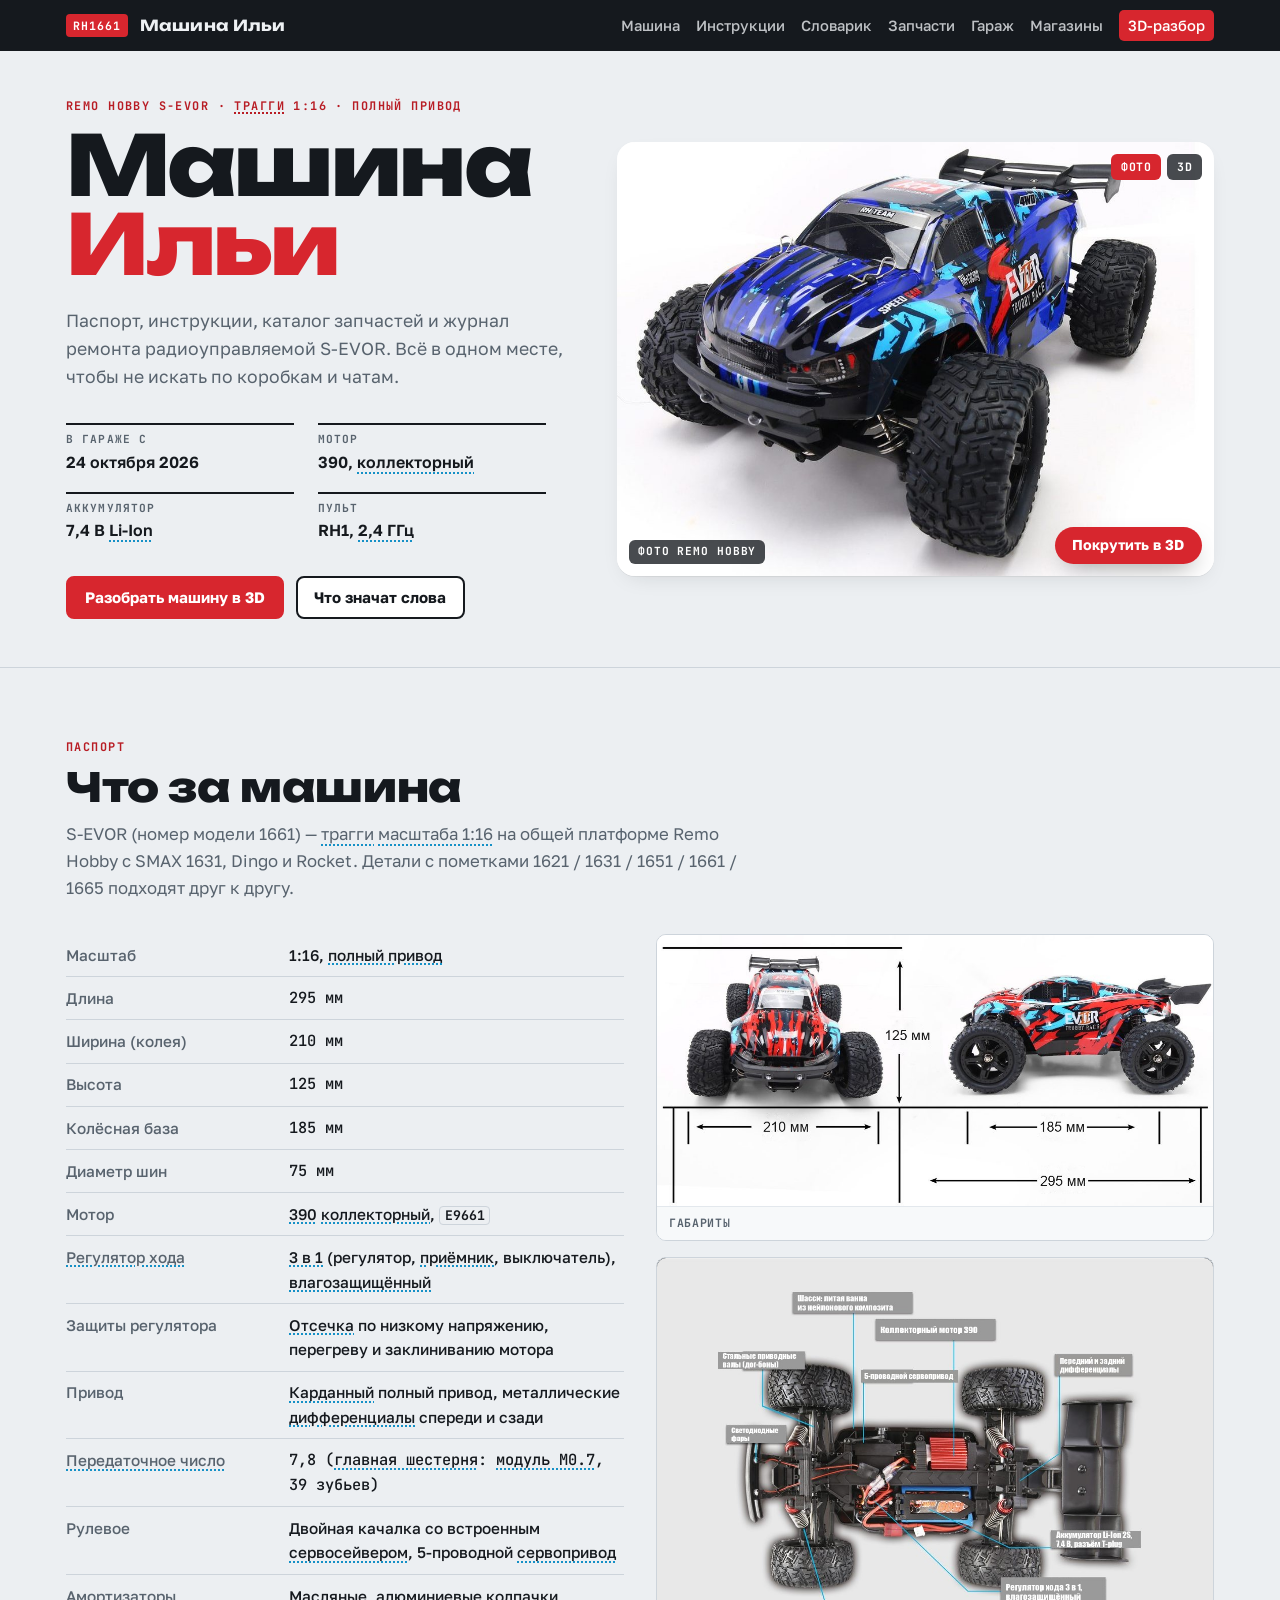
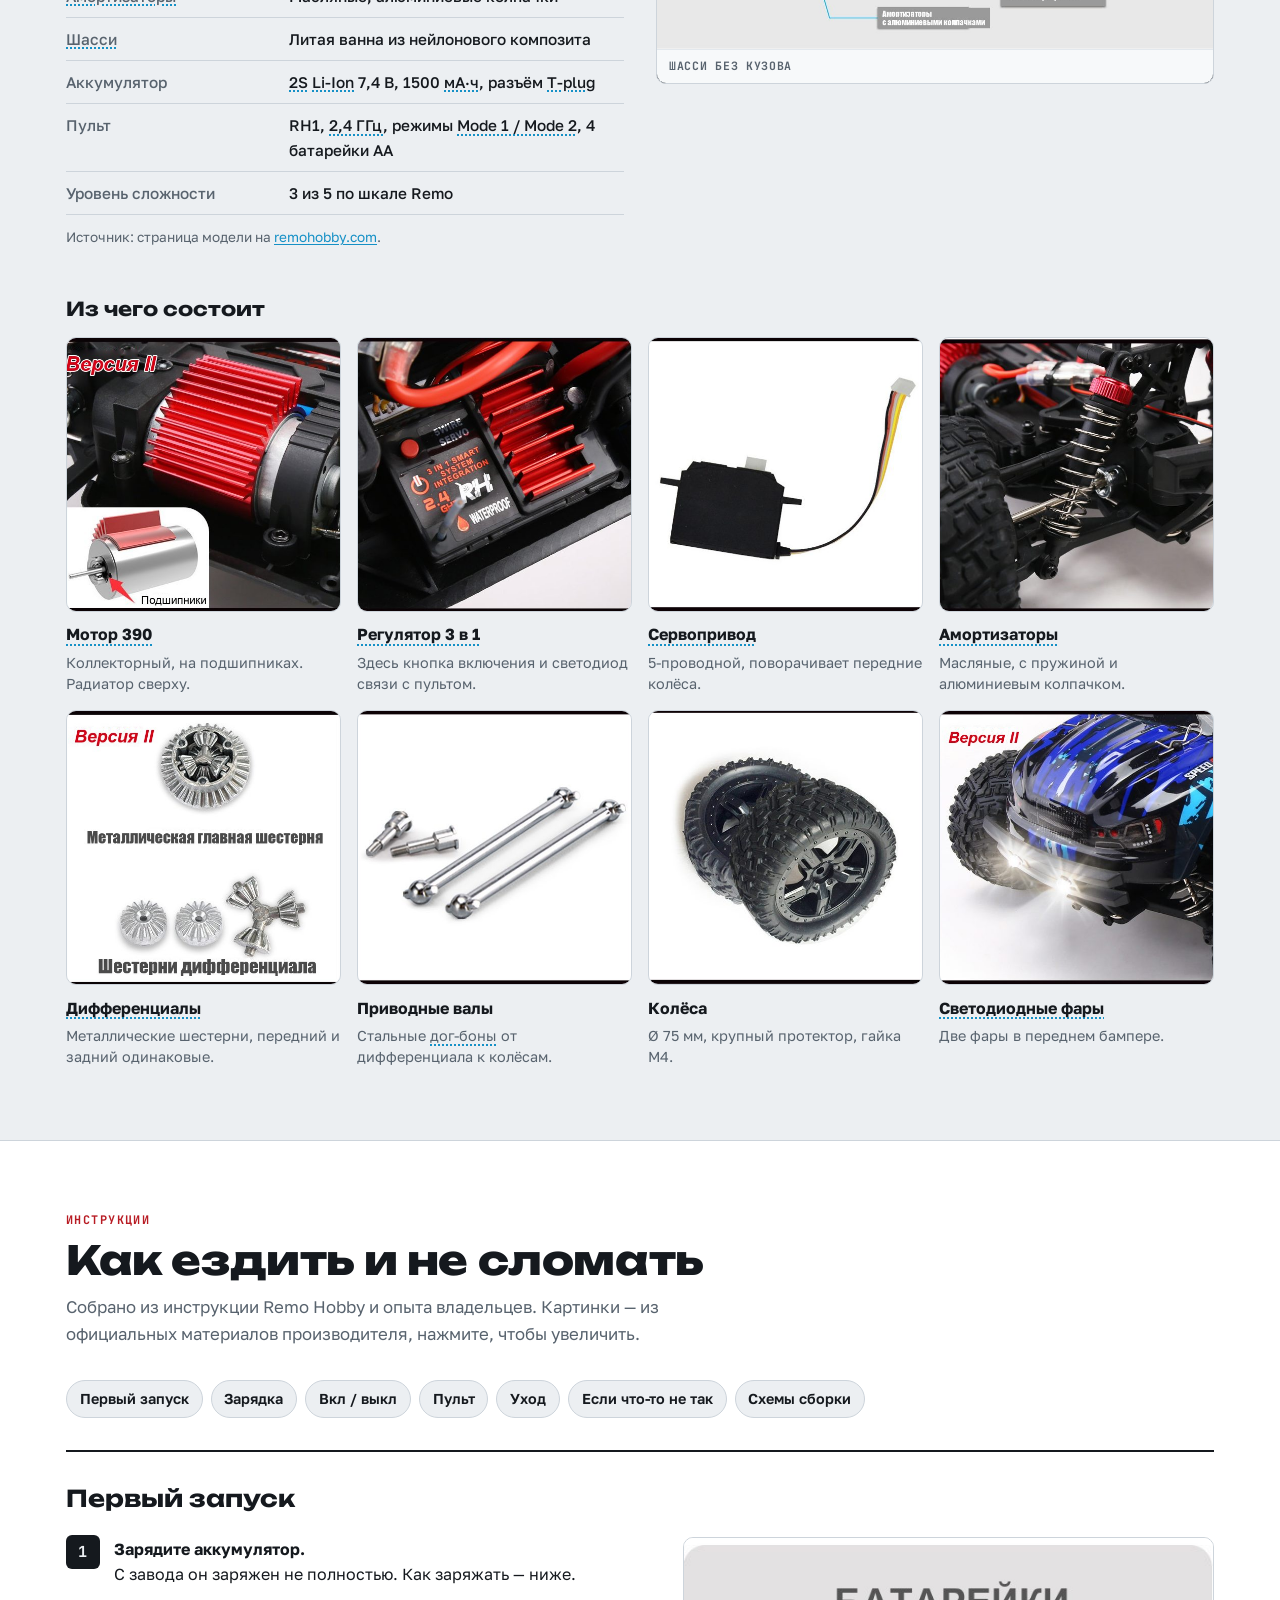
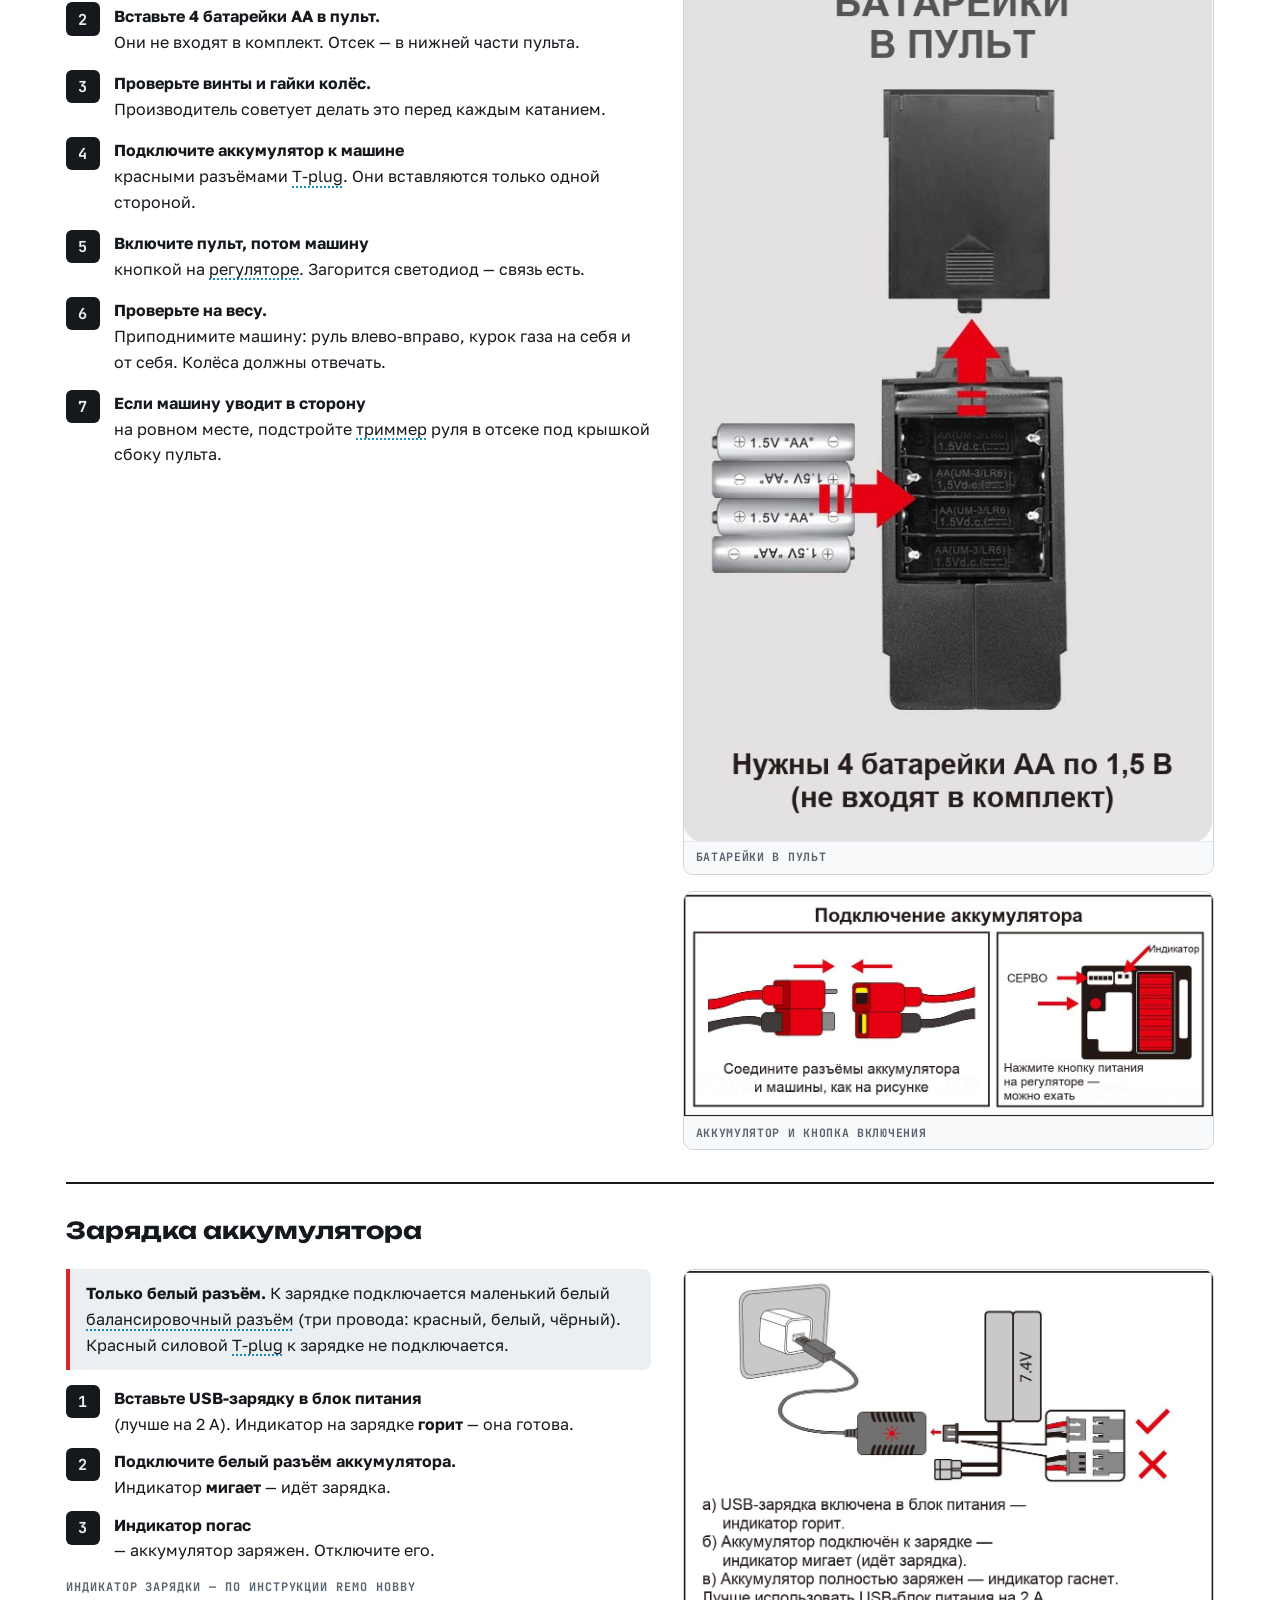
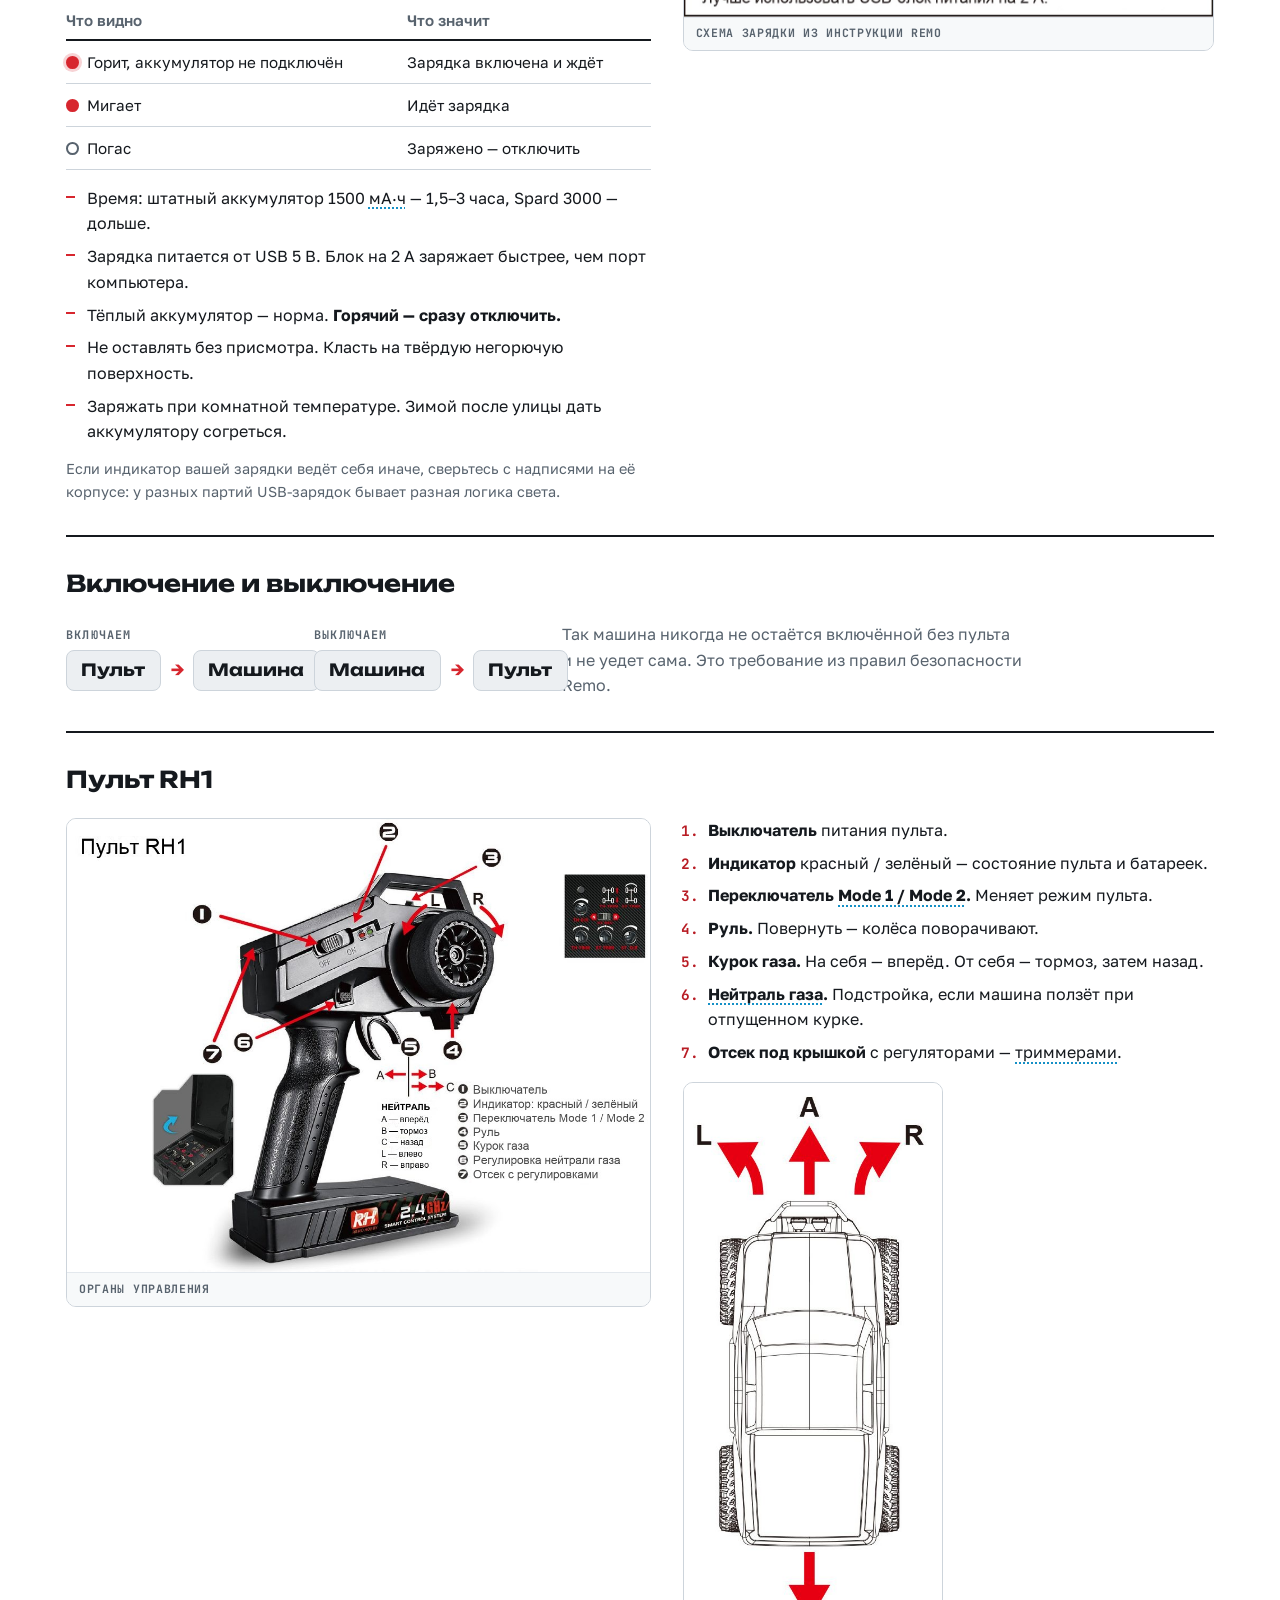
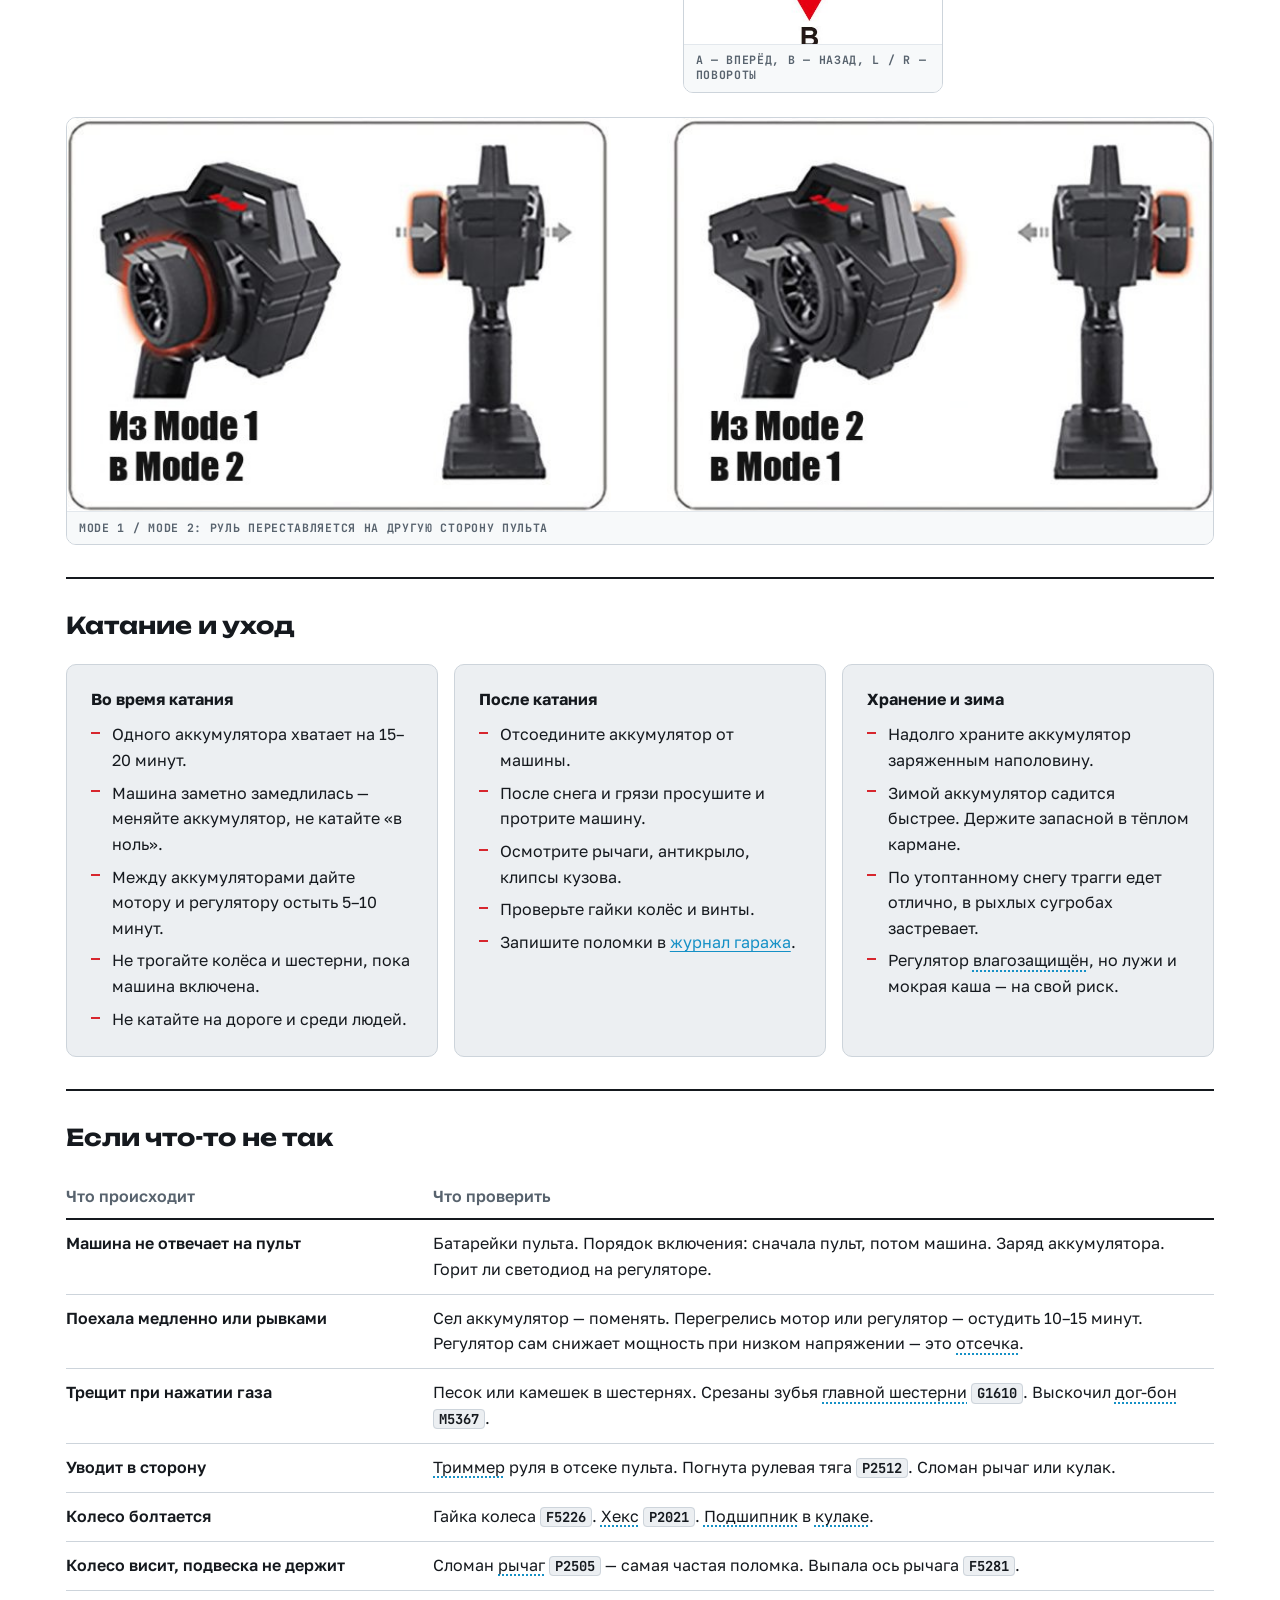
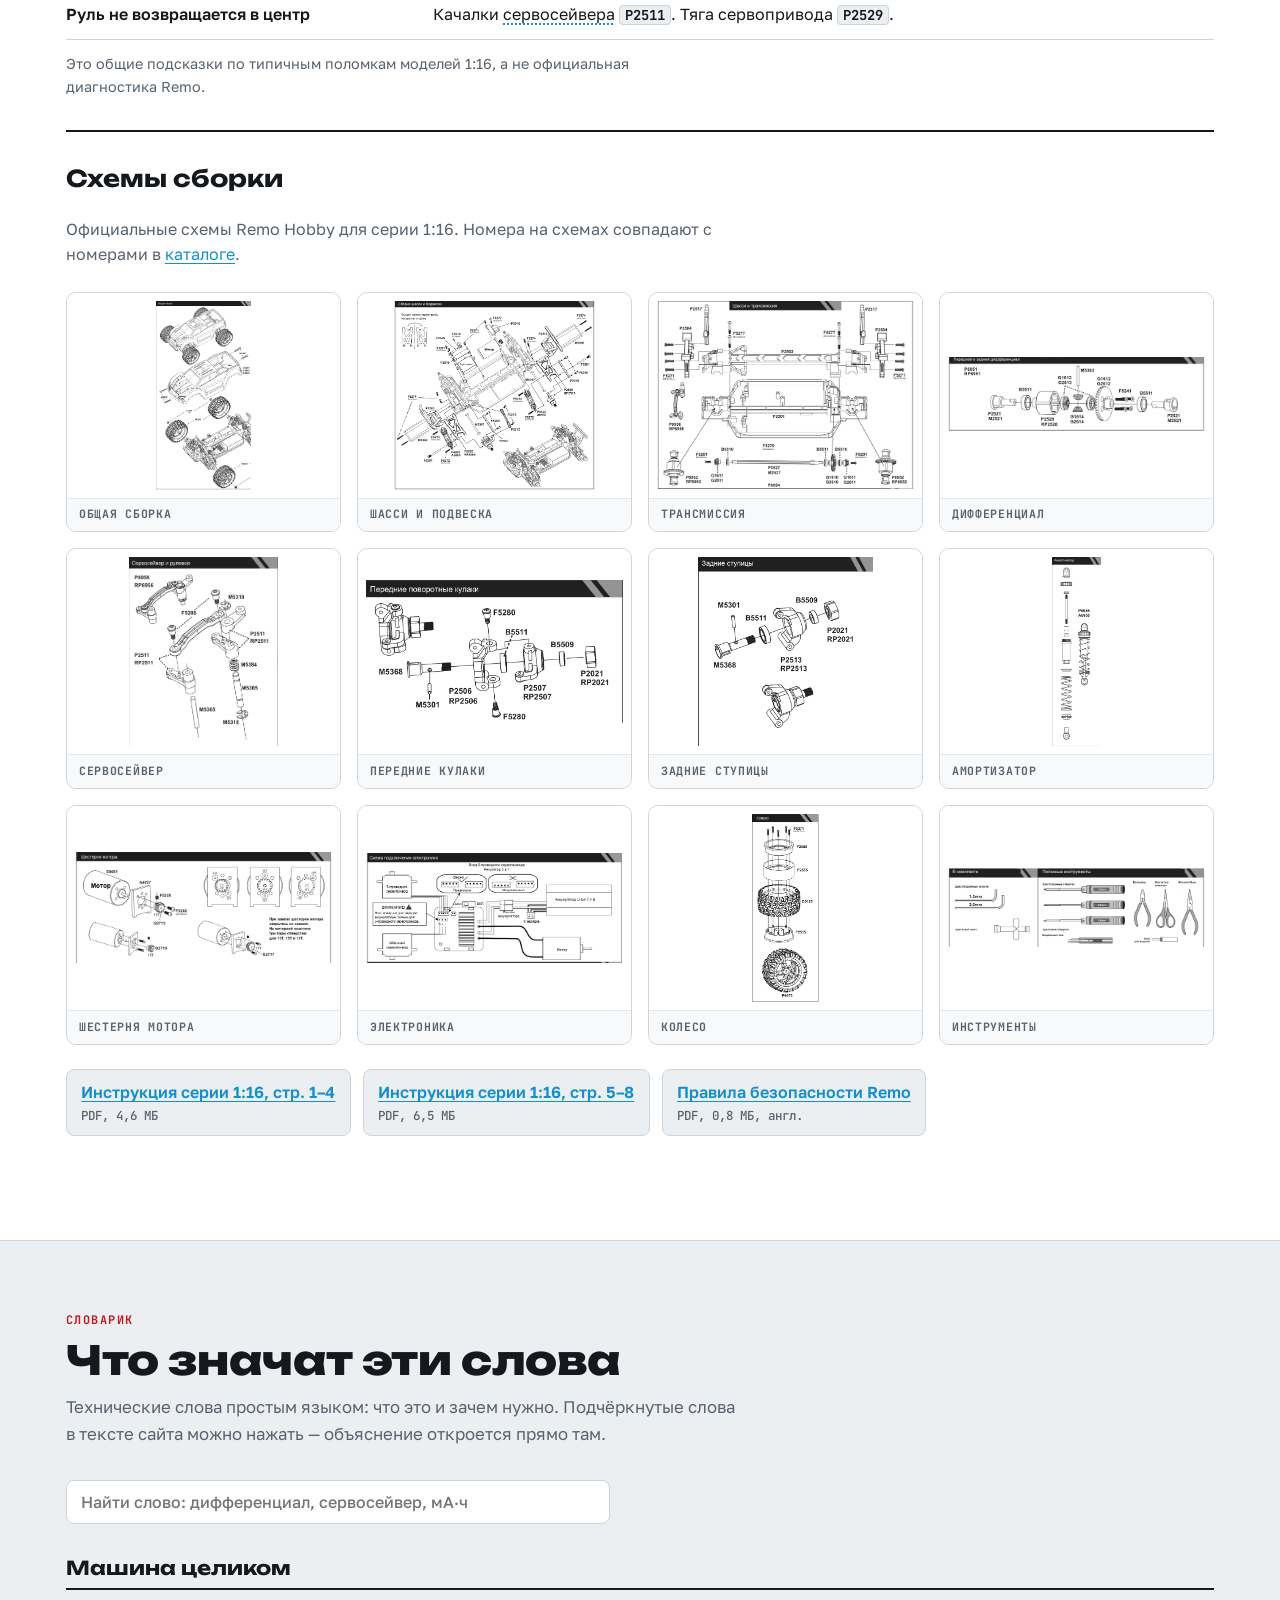
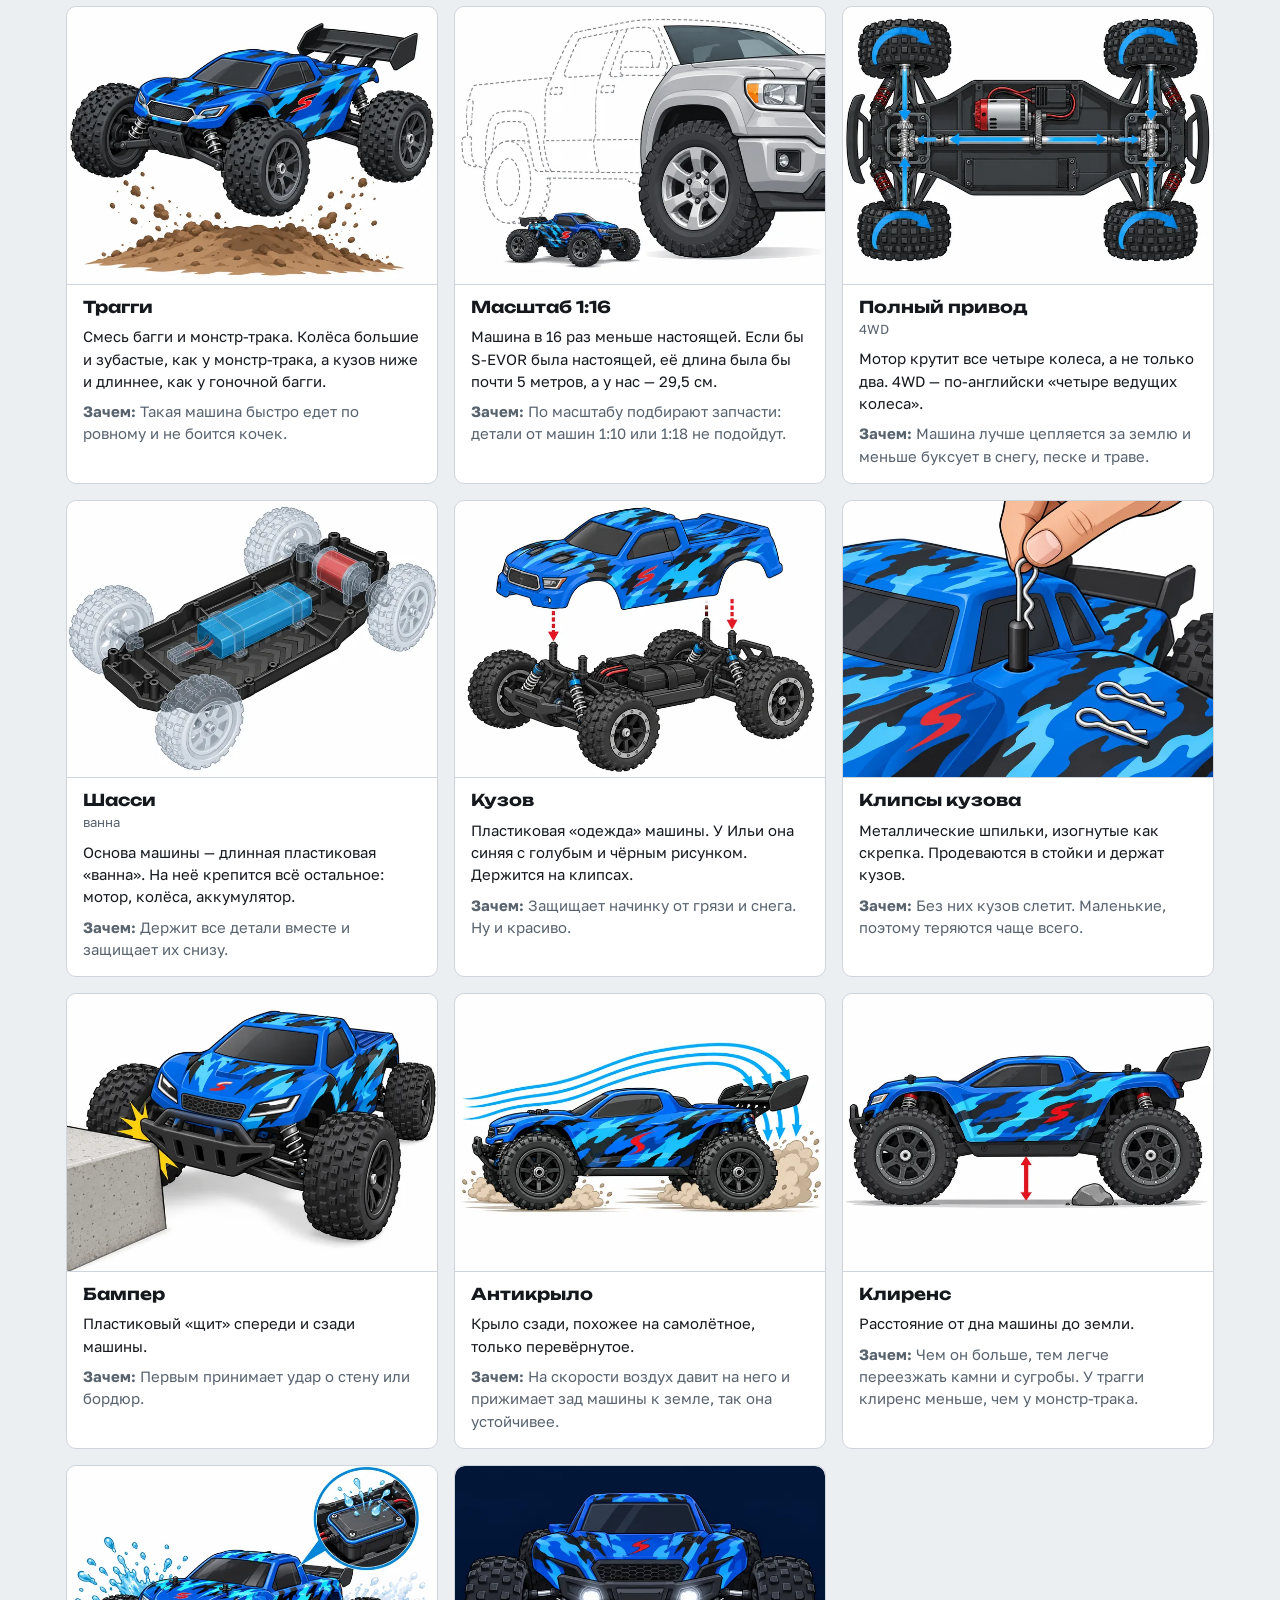
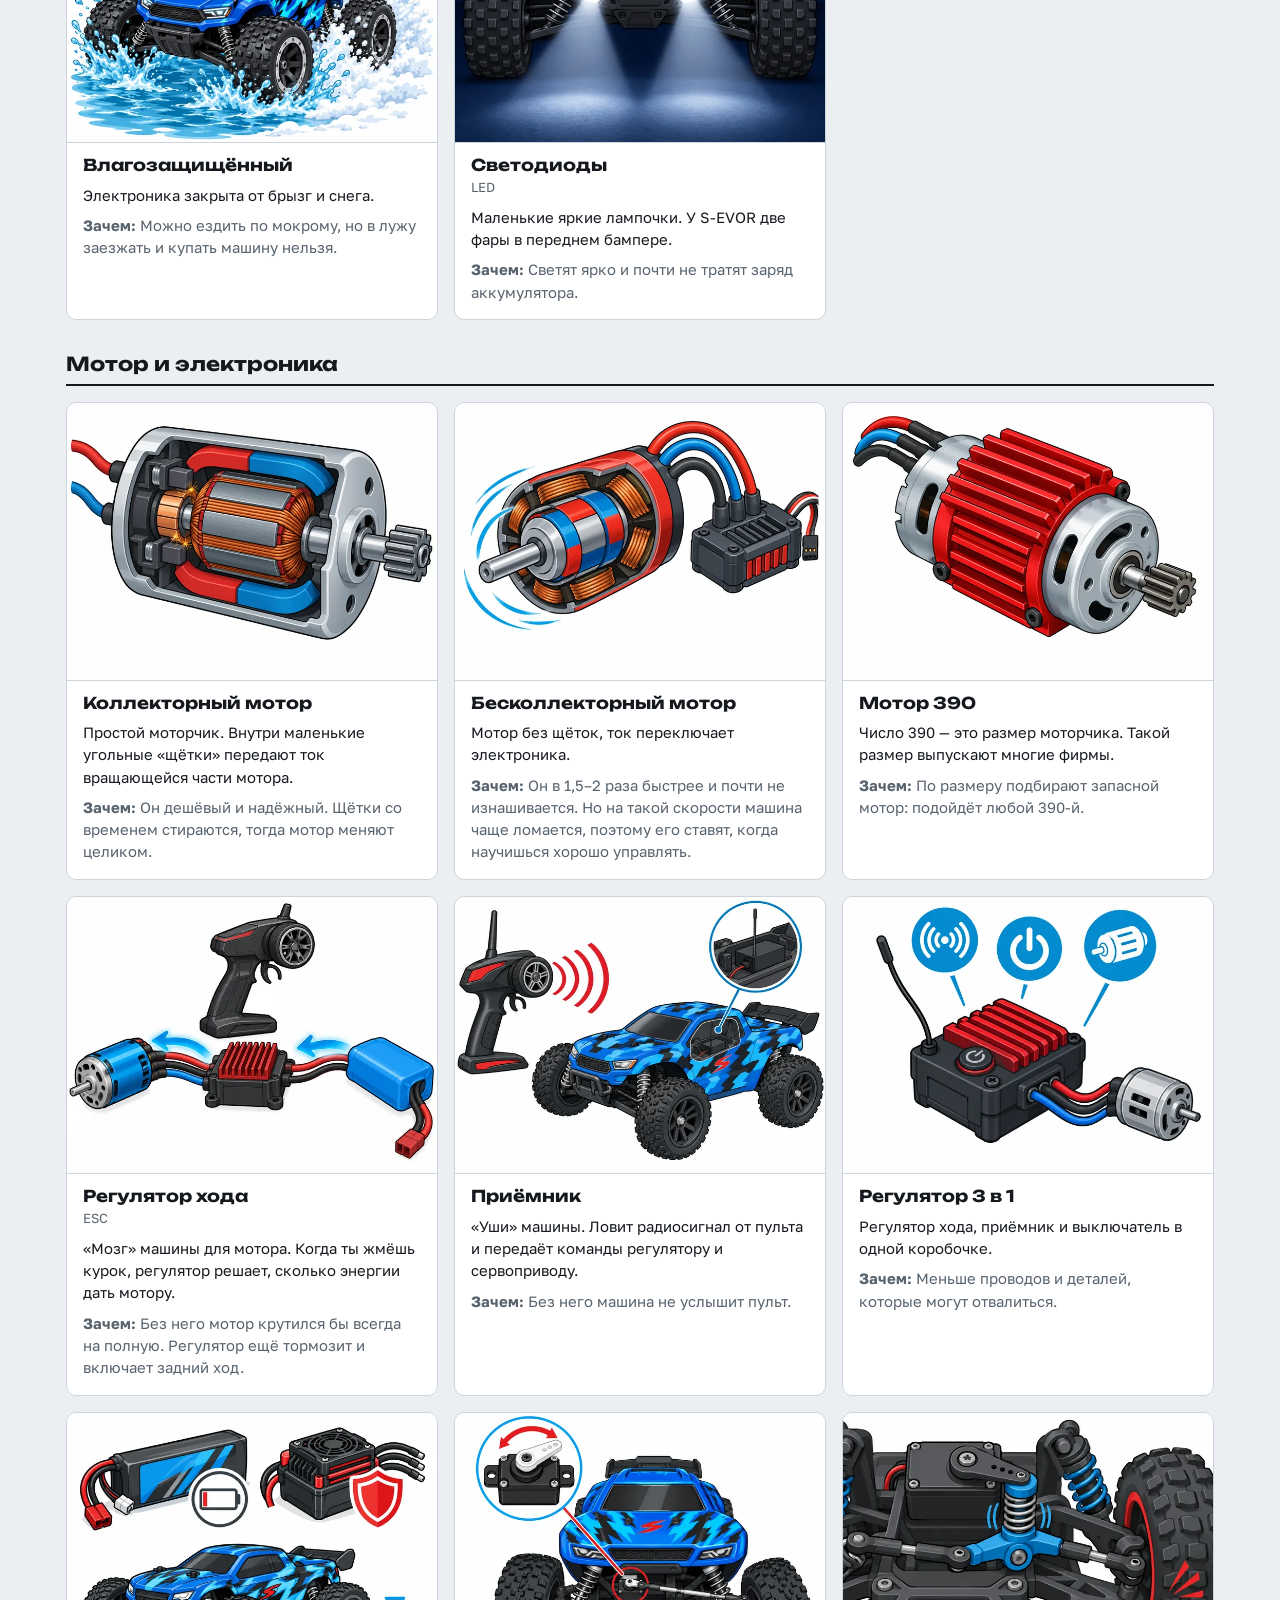
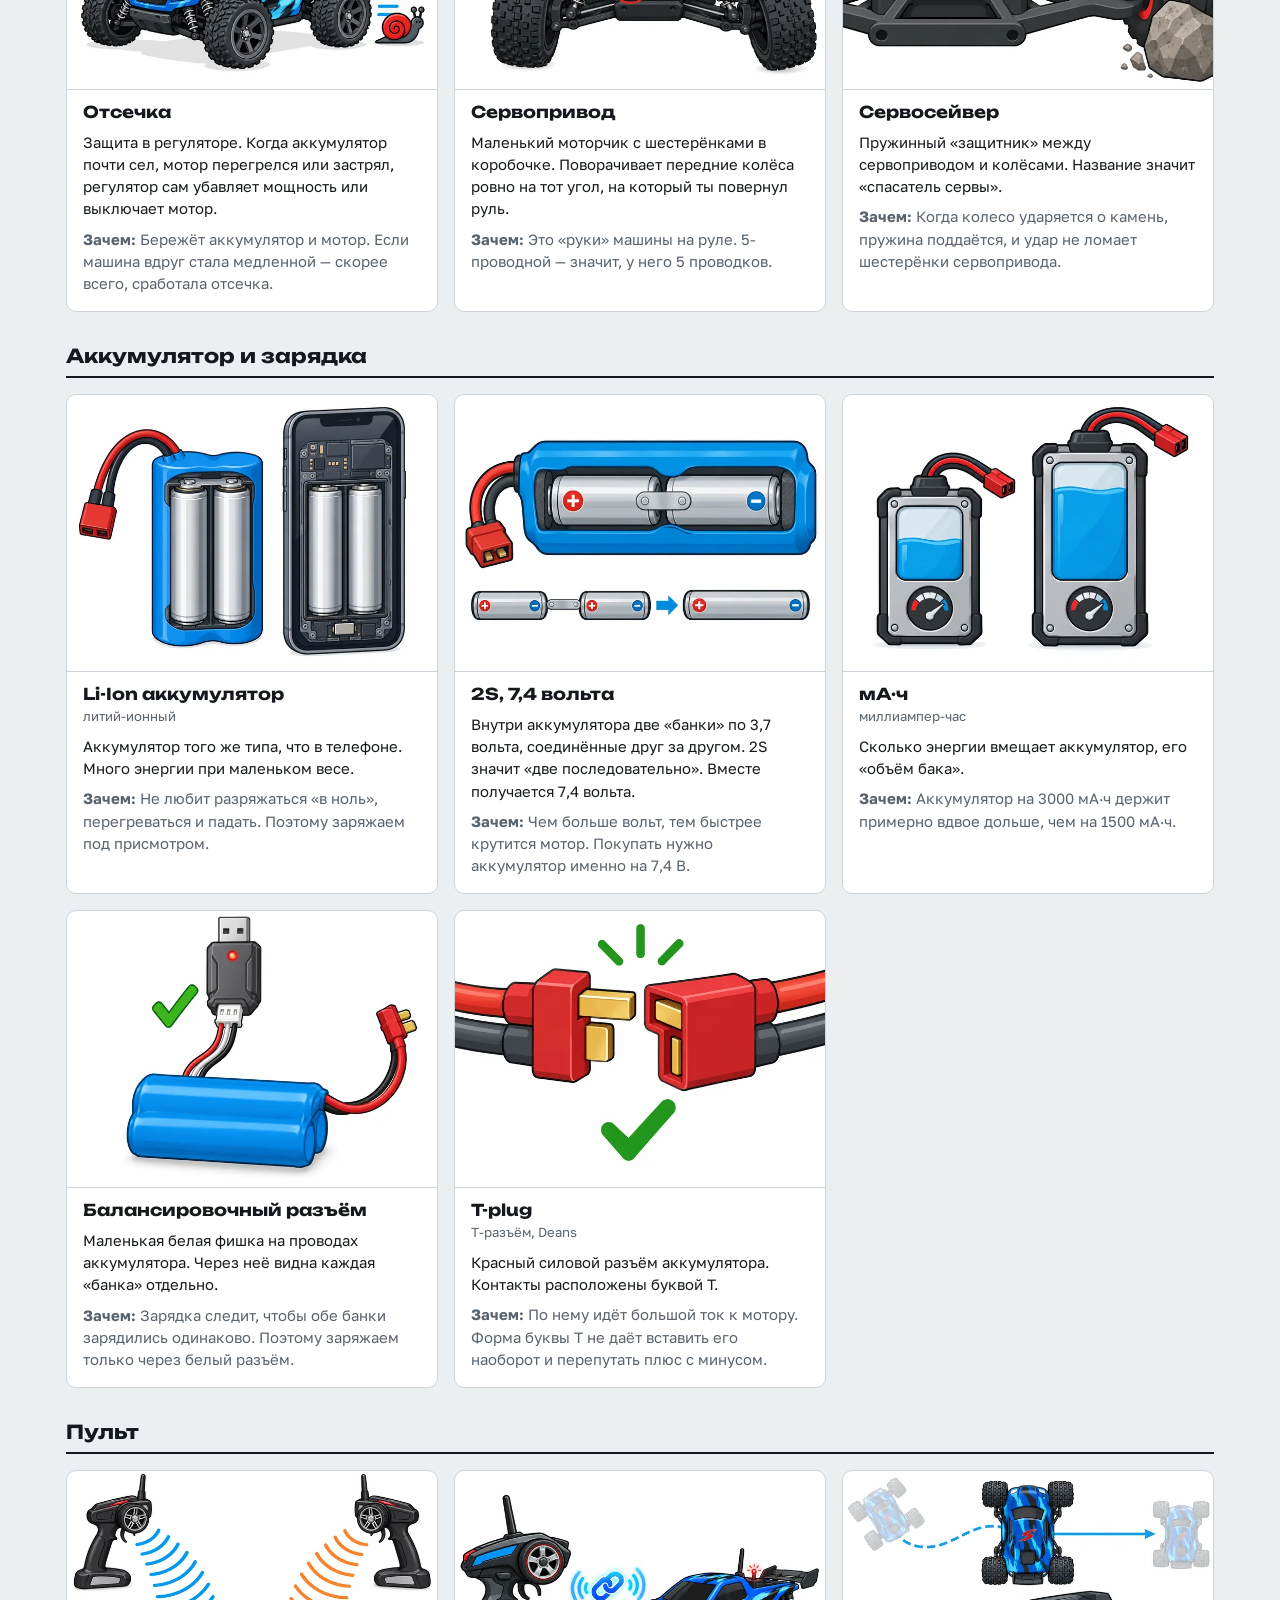
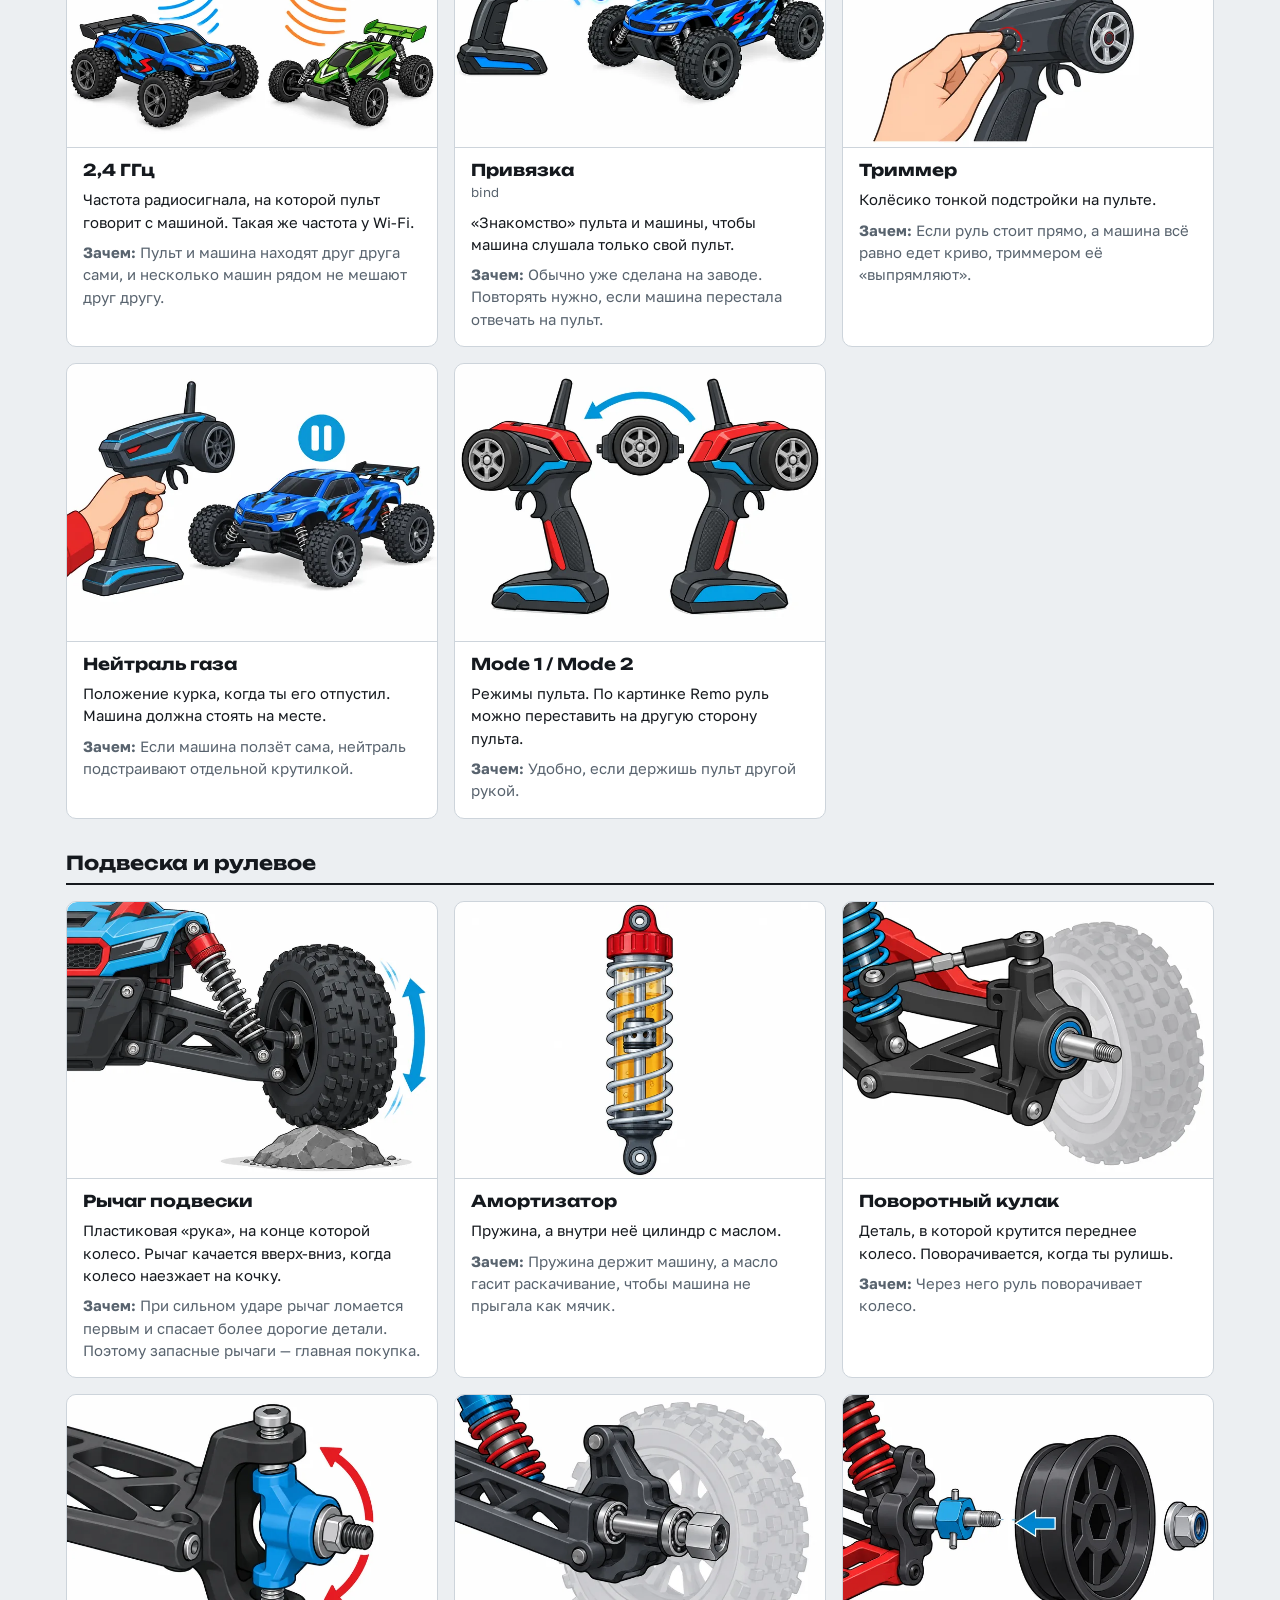
<file: index.html>
<!doctype html>
<html lang="ru">
<head>
<meta charset="utf-8">
<meta name="viewport" content="width=device-width, initial-scale=1, viewport-fit=cover">
<title>Машина Ильи</title>
<meta name="description" content="Remo Hobby S-EVOR 1661: инструкции, каталог запчастей, состояние и планы.">
<meta name="theme-color" content="#d7262e">
<link rel="icon" href="assets/img/favicon.svg" type="image/svg+xml">
<link rel="preconnect" href="https://fonts.googleapis.com">
<link rel="preconnect" href="https://fonts.gstatic.com" crossorigin>
<link rel="stylesheet" href="https://fonts.googleapis.com/css2?family=Unbounded:wght@500;700;800&family=Golos+Text:wght@400;500;600;700&family=JetBrains+Mono:wght@500;700&display=swap">
<link rel="stylesheet" href="assets/css/site.css?v=20261026b">
</head>
<body>
<a class="skip" href="#main">К содержанию</a>

<header class="topbar">
  <div class="wrap topbar__in">
    <a class="brand" href="#top" aria-label="Наверх">
      <span class="brand__plate">RH1661</span>
      <span class="brand__name">Машина Ильи</span>
    </a>
    <nav class="nav" aria-label="Разделы">
      <a href="#mashina">Машина</a>
      <a href="#instrukcii">Инструкции</a>
      <a href="#slovarik">Словарик</a>
      <a href="#zapchasti">Запчасти</a>
      <a href="#garazh">Гараж</a>
      <a href="#magaziny">Магазины</a>
      <a class="nav__3d" href="3d.html">3D-разбор</a>
    </nav>
  </div>
</header>

<main id="main">

<!-- ═════ HERO ═════ -->
<section class="hero" id="top">
  <div class="wrap hero__grid">
    <div class="hero__text">
      <p class="eyebrow">Remo Hobby S-EVOR · <a class="term" href="#t-truggy" data-term="truggy">трагги</a> 1:16 · полный привод</p>
      <h1 class="hero__title">Машина <span>Ильи</span></h1>
      <p class="hero__lead">Паспорт, инструкции, каталог запчастей и журнал ремонта радиоуправляемой S-EVOR. Всё в одном месте, чтобы не искать по коробкам и чатам.</p>
      <dl class="hero__facts">
        <div><dt>В гараже с</dt><dd id="since">24 октября 2026</dd></div>
        <div><dt>Мотор</dt><dd>390, <a class="term" href="#t-brushed" data-term="brushed">коллекторный</a></dd></div>
        <div><dt>Аккумулятор</dt><dd>7,4 В <a class="term" href="#t-liion" data-term="liion">Li-Ion</a></dd></div>
        <div><dt>Пульт</dt><dd>RH1, <a class="term" href="#t-ghz" data-term="ghz">2,4 ГГц</a></dd></div>
      </dl>
      <div class="hero__actions">
        <a class="btn btn--primary" href="3d.html">Разобрать машину в 3D</a>
        <a class="btn" href="#slovarik">Что значат слова</a>
      </div>
    </div>
    <figure class="viewer" id="viewer">
      <img class="viewer__photo" src="assets/img/remo/studio-blue.jpg" alt="Remo Hobby S-EVOR в синей ливрее, как у Ильи, студийное фото производителя" width="1100" height="752">
      <figcaption class="viewer__cap" id="viewer-cap">Фото Remo Hobby</figcaption>
    </figure>
  </div>
</section>

<!-- ═════ МАШИНА ═════ -->
<section class="section" id="mashina">
  <div class="wrap">
    <header class="section__head">
      <p class="eyebrow">Паспорт</p>
      <h2>Что за машина</h2>
      <p class="section__lead">S-EVOR (номер модели 1661) — <a class="term" href="#t-truggy" data-term="truggy">трагги</a> <a class="term" href="#t-scale" data-term="scale">масштаба 1:16</a> на общей платформе Remo Hobby с SMAX 1631, Dingo и Rocket. Детали с пометками 1621 / 1631 / 1651 / 1661 / 1665 подходят друг к другу.</p>
    </header>

    <div class="passport">
      <div class="passport__table">
        <table class="spec">
          <caption class="sr">Характеристики по данным производителя</caption>
          <tbody>
            <tr><th>Масштаб</th><td>1:16, <a class="term" href="#t-4wd" data-term="4wd">полный привод</a></td></tr>
            <tr><th>Длина</th><td class="num">295 мм</td></tr>
            <tr><th>Ширина (колея)</th><td class="num">210 мм</td></tr>
            <tr><th>Высота</th><td class="num">125 мм</td></tr>
            <tr><th>Колёсная база</th><td class="num">185 мм</td></tr>
            <tr><th>Диаметр шин</th><td class="num">75 мм</td></tr>
            <tr><th>Мотор</th><td><a class="term" href="#t-m390" data-term="m390">390</a> <a class="term" href="#t-brushed" data-term="brushed">коллекторный</a>, <span class="pn">E9661</span></td></tr>
            <tr><th><a class="term" href="#t-esc" data-term="esc">Регулятор хода</a></th><td><a class="term" href="#t-3in1" data-term="3in1">3 в 1</a> (регулятор, <a class="term" href="#t-receiver" data-term="receiver">приёмник</a>, выключатель), <a class="term" href="#t-waterproof" data-term="waterproof">влагозащищённый</a></td></tr>
            <tr><th>Защиты регулятора</th><td><a class="term" href="#t-cutoff" data-term="cutoff">Отсечка</a> по низкому напряжению, перегреву и заклиниванию мотора</td></tr>
            <tr><th>Привод</th><td><a class="term" href="#t-shaft" data-term="shaft">Карданный</a> полный привод, металлические <a class="term" href="#t-diff" data-term="diff">дифференциалы</a> спереди и сзади</td></tr>
            <tr><th><a class="term" href="#t-ratio" data-term="ratio">Передаточное число</a></th><td class="num">7,8 (<a class="term" href="#t-spur" data-term="spur">главная шестерня</a>: <a class="term" href="#t-module" data-term="module">модуль M0.7</a>, 39 зубьев)</td></tr>
            <tr><th>Рулевое</th><td>Двойная качалка со встроенным <a class="term" href="#t-servosaver" data-term="servosaver">сервосейвером</a>, 5-проводной <a class="term" href="#t-servo" data-term="servo">сервопривод</a></td></tr>
            <tr><th><a class="term" href="#t-shock" data-term="shock">Амортизаторы</a></th><td>Масляные, алюминиевые колпачки</td></tr>
            <tr><th><a class="term" href="#t-chassis" data-term="chassis">Шасси</a></th><td>Литая ванна из нейлонового композита</td></tr>
            <tr><th>Аккумулятор</th><td><a class="term" href="#t-2s" data-term="2s">2S</a> <a class="term" href="#t-liion" data-term="liion">Li-Ion</a> 7,4 В, 1500 <a class="term" href="#t-mah" data-term="mah">мА·ч</a>, разъём <a class="term" href="#t-tplug" data-term="tplug">T-plug</a></td></tr>
            <tr><th>Пульт</th><td>RH1, <a class="term" href="#t-ghz" data-term="ghz">2,4 ГГц</a>, режимы <a class="term" href="#t-mode" data-term="mode">Mode 1 / Mode 2</a>, 4 батарейки АА</td></tr>
            <tr><th>Уровень сложности</th><td>3 из 5 по шкале Remo</td></tr>
          </tbody>
        </table>
        <p class="source">Источник: страница модели на <a href="http://www.remohobby.com/product/show/1407.html" rel="noopener">remohobby.com</a>.</p>
      </div>
      <div class="passport__media">
        <figure class="plate">
          <img width="1100" height="536" src="assets/img/remo/dimensions.jpg" alt="Габариты: ширина 210 мм, высота 125 мм, база 185 мм, длина 295 мм" loading="lazy" data-zoom>
          <figcaption>Габариты</figcaption>
        </figure>
        <figure class="plate plate--dark">
          <img width="1100" height="775" src="assets/img/remo/chassis-top.jpg" alt="Шасси сверху с подписями узлов: мотор 390, сервопривод, дифференциалы, регулятор, аккумулятор, амортизаторы, LED-фары" loading="lazy" data-zoom>
          <figcaption>Шасси без кузова</figcaption>
        </figure>
      </div>
    </div>

    <div class="tour">
      <h3 class="tour__title">Из чего состоит</h3>
      <ul class="tour__grid">
        <li><img width="566" height="540" src="assets/img/remo/motor.jpg" alt="" loading="lazy" data-zoom><b><a class="term" href="#t-m390" data-term="m390">Мотор 390</a></b><span>Коллекторный, на подшипниках. Радиатор сверху.</span></li>
        <li><img width="566" height="538" src="assets/img/remo/esc.jpg" alt="" loading="lazy" data-zoom><b><a class="term" href="#t-3in1" data-term="3in1">Регулятор 3 в 1</a></b><span>Здесь кнопка включения и светодиод связи с пультом.</span></li>
        <li><img width="564" height="540" src="assets/img/remo/servo.jpg" alt="" loading="lazy" data-zoom><b><a class="term" href="#t-servo" data-term="servo">Сервопривод</a></b><span>5-проводной, поворачивает передние колёса.</span></li>
        <li><img width="564" height="542" src="assets/img/remo/shocks.jpg" alt="" loading="lazy" data-zoom><b><a class="term" href="#t-shock" data-term="shock">Амортизаторы</a></b><span>Масляные, с пружиной и алюминиевым колпачком.</span></li>
        <li><img width="566" height="538" src="assets/img/remo/diff-gears.jpg" alt="" loading="lazy" data-zoom><b><a class="term" href="#t-diff" data-term="diff">Дифференциалы</a></b><span>Металлические шестерни, передний и задний одинаковые.</span></li>
        <li><img width="560" height="540" src="assets/img/remo/dogbones.jpg" alt="" loading="lazy" data-zoom><b>Приводные валы</b><span>Стальные <a class="term" href="#t-dogbone" data-term="dogbone">дог-боны</a> от дифференциала к колёсам.</span></li>
        <li><img width="564" height="538" src="assets/img/remo/tires.jpg" alt="" loading="lazy" data-zoom><b>Колёса</b><span>Ø 75 мм, крупный протектор, гайка M4.</span></li>
        <li><img width="564" height="540" src="assets/img/remo/led.jpg" alt="" loading="lazy" data-zoom><b><a class="term" href="#t-led" data-term="led">Светодиодные фары</a></b><span>Две фары в переднем бампере.</span></li>
      </ul>
    </div>
  </div>
</section>

<!-- ═════ ИНСТРУКЦИИ ═════ -->
<section class="section section--alt" id="instrukcii">
  <div class="wrap">
    <header class="section__head">
      <p class="eyebrow">Инструкции</p>
      <h2>Как ездить и не сломать</h2>
      <p class="section__lead">Собрано из инструкции Remo Hobby и опыта владельцев. Картинки — из официальных материалов производителя, нажмите, чтобы увеличить.</p>
    </header>

    <nav class="toc" aria-label="Инструкции">
      <a href="#start">Первый запуск</a>
      <a href="#charge">Зарядка</a>
      <a href="#power">Вкл / выкл</a>
      <a href="#remote">Пульт</a>
      <a href="#care">Уход</a>
      <a href="#trouble">Если что-то не так</a>
      <a href="#schemes">Схемы сборки</a>
    </nav>

    <article class="howto" id="start">
      <h3>Первый запуск</h3>
      <div class="howto__body">
        <ol class="steps">
          <li><b>Зарядите аккумулятор.</b> С завода он заряжен не полностью. Как заряжать — ниже.</li>
          <li><b>Вставьте 4 батарейки АА в пульт.</b> Они не входят в комплект. Отсек — в нижней части пульта.</li>
          <li><b>Проверьте винты и гайки колёс.</b> Производитель советует делать это перед каждым катанием.</li>
          <li><b>Подключите аккумулятор к машине</b> красными разъёмами <a class="term" href="#t-tplug" data-term="tplug">T-plug</a>. Они вставляются только одной стороной.</li>
          <li><b>Включите пульт, потом машину</b> кнопкой на <a class="term" href="#t-esc" data-term="esc">регуляторе</a>. Загорится светодиод — связь есть.</li>
          <li><b>Проверьте на весу.</b> Приподнимите машину: руль влево-вправо, курок газа на себя и от себя. Колёса должны отвечать.</li>
          <li><b>Если машину уводит в сторону</b> на ровном месте, подстройте <a class="term" href="#t-trim" data-term="trim">триммер</a> руля в отсеке под крышкой сбоку пульта.</li>
        </ol>
        <div class="howto__media">
          <figure class="plate"><img width="610" height="1040" src="assets/img/remo/tx-batteries.jpg" alt="Установка четырёх батареек АА в пульт" loading="lazy" data-zoom><figcaption>Батарейки в пульт</figcaption></figure>
          <figure class="plate"><img width="1100" height="465" src="assets/img/remo/battery-install.jpg" alt="Подключение аккумулятора разъёмом T-plug и кнопка включения на регуляторе" loading="lazy" data-zoom><figcaption>Аккумулятор и кнопка включения</figcaption></figure>
        </div>
      </div>
    </article>

    <article class="howto" id="charge">
      <h3>Зарядка аккумулятора</h3>
      <div class="howto__body">
        <div>
          <p class="callout callout--red"><b>Только белый разъём.</b> К зарядке подключается маленький белый <a class="term" href="#t-balance" data-term="balance">балансировочный разъём</a> (три провода: красный, белый, чёрный). Красный силовой <a class="term" href="#t-tplug" data-term="tplug">T-plug</a> к зарядке не подключается.</p>
          <ol class="steps steps--compact">
            <li><b>Вставьте USB-зарядку в блок питания</b> (лучше на 2 А). Индикатор на зарядке <b>горит</b> — она готова.</li>
            <li><b>Подключите белый разъём аккумулятора.</b> Индикатор <b>мигает</b> — идёт зарядка.</li>
            <li><b>Индикатор погас</b> — аккумулятор заряжен. Отключите его.</li>
          </ol>
          <table class="lamp">
            <caption>Индикатор зарядки — по инструкции Remo Hobby</caption>
            <thead><tr><th>Что видно</th><th>Что значит</th></tr></thead>
            <tbody>
              <tr><td><span class="led led--on"></span>Горит, аккумулятор не подключён</td><td>Зарядка включена и ждёт</td></tr>
              <tr><td><span class="led led--blink"></span>Мигает</td><td>Идёт зарядка</td></tr>
              <tr><td><span class="led led--off"></span>Погас</td><td>Заряжено — отключить</td></tr>
            </tbody>
          </table>
          <ul class="ticks">
            <li>Время: штатный аккумулятор 1500 <a class="term" href="#t-mah" data-term="mah">мА·ч</a> — 1,5–3 часа, Spard 3000 — дольше.</li>
            <li>Зарядка питается от USB 5 В. Блок на 2 А заряжает быстрее, чем порт компьютера.</li>
            <li>Тёплый аккумулятор — норма. <b>Горячий — сразу отключить.</b></li>
            <li>Не оставлять без присмотра. Класть на твёрдую негорючую поверхность.</li>
            <li>Заряжать при комнатной температуре. Зимой после улицы дать аккумулятору согреться.</li>
          </ul>
          <p class="note">Если индикатор вашей зарядки ведёт себя иначе, сверьтесь с надписями на её корпусе: у разных партий USB-зарядок бывает разная логика света.</p>
        </div>
        <figure class="plate"><img width="1100" height="719" src="assets/img/remo/charger.jpg" alt="Схема зарядки: USB-блок питания, зарядка, аккумулятор 7,4 В; подключается белый разъём" loading="lazy" data-zoom><figcaption>Схема зарядки из инструкции Remo</figcaption></figure>
      </div>
    </article>

    <article class="howto" id="power">
      <h3>Включение и выключение</h3>
      <div class="order">
        <div class="order__col">
          <p class="order__label">Включаем</p>
          <ol class="chain"><li>Пульт</li><li>Машина</li></ol>
        </div>
        <div class="order__col">
          <p class="order__label">Выключаем</p>
          <ol class="chain"><li>Машина</li><li>Пульт</li></ol>
        </div>
        <p class="order__why">Так машина никогда не остаётся включённой без пульта и не уедет сама. Это требование из правил безопасности Remo.</p>
      </div>
    </article>

    <article class="howto" id="remote">
      <h3>Пульт RH1</h3>
      <div class="howto__body">
        <figure class="plate"><img width="1100" height="856" src="assets/img/remo/tx-rh1.jpg" alt="Пульт RH1 с пронумерованными органами управления" loading="lazy" data-zoom><figcaption>Органы управления</figcaption></figure>
        <div>
          <ol class="legend">
            <li><b>Выключатель</b> питания пульта.</li>
            <li><b>Индикатор</b> красный / зелёный — состояние пульта и батареек.</li>
            <li><b>Переключатель <a class="term" href="#t-mode" data-term="mode">Mode 1 / Mode 2</a>.</b> Меняет режим пульта.</li>
            <li><b>Руль.</b> Повернуть — колёса поворачивают.</li>
            <li><b>Курок газа.</b> На себя — вперёд. От себя — тормоз, затем назад.</li>
            <li><b><a class="term" href="#t-neutral" data-term="neutral">Нейтраль газа</a>.</b> Подстройка, если машина ползёт при отпущенном курке.</li>
            <li><b>Отсек под крышкой</b> с регуляторами — <a class="term" href="#t-trim" data-term="trim">триммерами</a>.</li>
          </ol>
          <figure class="plate plate--small"><img width="460" height="1000" src="assets/img/remo/steering.jpg" alt="Направления: A вперёд, B назад, L влево, R вправо" loading="lazy" data-zoom><figcaption>A — вперёд, B — назад, L / R — повороты</figcaption></figure>
        </div>
      </div>
      <figure class="plate plate--wide"><img width="1100" height="377" src="assets/img/remo/tx-mode.jpg" alt="Перестановка руля для режима Mode 1 и Mode 2" loading="lazy" data-zoom><figcaption>Mode 1 / Mode 2: руль переставляется на другую сторону пульта</figcaption></figure>
    </article>

    <article class="howto" id="care">
      <h3>Катание и уход</h3>
      <div class="cards3">
        <div class="card">
          <h4>Во время катания</h4>
          <ul class="ticks">
            <li>Одного аккумулятора хватает на 15–20 минут.</li>
            <li>Машина заметно замедлилась — меняйте аккумулятор, не катайте «в ноль».</li>
            <li>Между аккумуляторами дайте мотору и регулятору остыть 5–10 минут.</li>
            <li>Не трогайте колёса и шестерни, пока машина включена.</li>
            <li>Не катайте на дороге и среди людей.</li>
          </ul>
        </div>
        <div class="card">
          <h4>После катания</h4>
          <ul class="ticks">
            <li>Отсоедините аккумулятор от машины.</li>
            <li>После снега и грязи просушите и протрите машину.</li>
            <li>Осмотрите рычаги, антикрыло, клипсы кузова.</li>
            <li>Проверьте гайки колёс и винты.</li>
            <li>Запишите поломки в <a href="#garazh">журнал гаража</a>.</li>
          </ul>
        </div>
        <div class="card">
          <h4>Хранение и зима</h4>
          <ul class="ticks">
            <li>Надолго храните аккумулятор заряженным наполовину.</li>
            <li>Зимой аккумулятор садится быстрее. Держите запасной в тёплом кармане.</li>
            <li>По утоптанному снегу трагги едет отлично, в рыхлых сугробах застревает.</li>
            <li>Регулятор <a class="term" href="#t-waterproof" data-term="waterproof">влагозащищён</a>, но лужи и мокрая каша — на свой риск.</li>
          </ul>
        </div>
      </div>
    </article>

    <article class="howto" id="trouble">
      <h3>Если что-то не так</h3>
      <div class="table-scroll">
        <table class="trouble">
          <thead><tr><th>Что происходит</th><th>Что проверить</th></tr></thead>
          <tbody>
            <tr><td>Машина не отвечает на пульт</td><td>Батарейки пульта. Порядок включения: сначала пульт, потом машина. Заряд аккумулятора. Горит ли светодиод на регуляторе.</td></tr>
            <tr><td>Поехала медленно или рывками</td><td>Сел аккумулятор — поменять. Перегрелись мотор или регулятор — остудить 10–15 минут. Регулятор сам снижает мощность при низком напряжении — это <a class="term" href="#t-cutoff" data-term="cutoff">отсечка</a>.</td></tr>
            <tr><td>Трещит при нажатии газа</td><td>Песок или камешек в шестернях. Срезаны зубья <a class="term" href="#t-spur" data-term="spur">главной шестерни</a> <span class="pn">G1610</span>. Выскочил <a class="term" href="#t-dogbone" data-term="dogbone">дог-бон</a> <span class="pn">M5367</span>.</td></tr>
            <tr><td>Уводит в сторону</td><td><a class="term" href="#t-trim" data-term="trim">Триммер</a> руля в отсеке пульта. Погнута рулевая тяга <span class="pn">P2512</span>. Сломан рычаг или кулак.</td></tr>
            <tr><td>Колесо болтается</td><td>Гайка колеса <span class="pn">F5226</span>. <a class="term" href="#t-hex" data-term="hex">Хекс</a> <span class="pn">P2021</span>. <a class="term" href="#t-bearing" data-term="bearing">Подшипник</a> в <a class="term" href="#t-knuckle" data-term="knuckle">кулаке</a>.</td></tr>
            <tr><td>Колесо висит, подвеска не держит</td><td>Сломан <a class="term" href="#t-arm" data-term="arm">рычаг</a> <span class="pn">P2505</span> — самая частая поломка. Выпала ось рычага <span class="pn">F5281</span>.</td></tr>
            <tr><td>Руль не возвращается в центр</td><td>Качалки <a class="term" href="#t-servosaver" data-term="servosaver">сервосейвера</a> <span class="pn">P2511</span>. Тяга сервопривода <span class="pn">P2529</span>.</td></tr>
          </tbody>
        </table>
      </div>
      <p class="note">Это общие подсказки по типичным поломкам моделей 1:16, а не официальная диагностика Remo.</p>
    </article>

    <article class="howto" id="schemes">
      <h3>Схемы сборки</h3>
      <p class="howto__intro">Официальные схемы Remo Hobby для серии 1:16. Номера на схемах совпадают с номерами в <a href="#zapchasti">каталоге</a>.</p>
      <div class="schemes">
        <figure class="plate"><img width="1106" height="2188" src="assets/img/manual/monster-assembly.png" alt="Общая сборка: шасси, колёса P6973, кузов на клипсах M5387" loading="lazy" data-zoom><figcaption>Общая сборка</figcaption></figure>
        <figure class="plate"><img width="1400" height="1310" src="assets/img/manual/monster-chassis.png" alt="Сборка шасси: рычаги P2505, амортизаторы P6955, бамперы P2503 и P2514" loading="lazy" data-zoom><figcaption>Шасси и подвеска</figcaption></figure>
        <figure class="plate"><img width="1400" height="1022" src="assets/img/manual/chassis-assembly.png" alt="Сборка шасси: центральный вал, дифференциалы P6952, главная шестерня G1610" loading="lazy" data-zoom><figcaption>Трансмиссия</figcaption></figure>
        <figure class="plate"><img width="1400" height="413" src="assets/img/manual/diff-gearbox.png" alt="Дифференциал в разборе" loading="lazy" data-zoom><figcaption>Дифференциал</figcaption></figure>
        <figure class="plate"><img width="733" height="923" src="assets/img/manual/servo-saver.png" alt="Сервосейвер в разборе" loading="lazy" data-zoom><figcaption>Сервосейвер</figcaption></figure>
        <figure class="plate"><img width="837" height="468" src="assets/img/manual/steering-hubs.png" alt="Передние поворотные кулаки" loading="lazy" data-zoom><figcaption>Передние кулаки</figcaption></figure>
        <figure class="plate"><img width="610" height="658" src="assets/img/manual/rear-carriers.png" alt="Задние ступицы" loading="lazy" data-zoom><figcaption>Задние ступицы</figcaption></figure>
        <figure class="plate"><img width="320" height="1250" src="assets/img/manual/shock-absorber.png" alt="Амортизатор в разборе" loading="lazy" data-zoom><figcaption>Амортизатор</figcaption></figure>
        <figure class="plate"><img width="1400" height="605" src="assets/img/manual/motor-pinion.png" alt="Шестерня мотора 13T, 15T, 17T" loading="lazy" data-zoom><figcaption>Шестерня мотора</figcaption></figure>
        <figure class="plate"><img width="1400" height="598" src="assets/img/manual/electronics.png" alt="Схема подключения электроники" loading="lazy" data-zoom><figcaption>Электроника</figcaption></figure>
        <figure class="plate"><img width="470" height="1334" src="assets/img/manual/wheel-p6973.png" alt="Колесо P6973 в разборе" loading="lazy" data-zoom><figcaption>Колесо</figcaption></figure>
        <figure class="plate"><img width="1400" height="430" src="assets/img/manual/tools.png" alt="Инструменты из комплекта и рекомендуемые" loading="lazy" data-zoom><figcaption>Инструменты</figcaption></figure>
      </div>
      <ul class="docs">
        <li><a href="assets/docs/remo-1-16-manual-p1-4.pdf">Инструкция серии 1:16, стр. 1–4</a><span>PDF, 4,6 МБ</span></li>
        <li><a href="assets/docs/remo-1-16-manual-p5-8.pdf">Инструкция серии 1:16, стр. 5–8</a><span>PDF, 6,5 МБ</span></li>
        <li><a href="assets/docs/remo-safety.pdf">Правила безопасности Remo</a><span>PDF, 0,8 МБ, англ.</span></li>
      </ul>
    </article>
  </div>
</section>

<!-- ═════ СЛОВАРИК ═════ -->
<section class="section" id="slovarik">
  <div class="wrap">
    <header class="section__head">
      <p class="eyebrow">Словарик</p>
      <h2>Что значат эти слова</h2>
      <p class="section__lead">Технические слова простым языком: что это и зачем нужно. Подчёркнутые слова в тексте сайта можно нажать — объяснение откроется прямо там.</p>
    </header>
    <label class="filter__search glossary__search" for="term-search">
      <span class="sr">Найти слово</span>
      <input id="term-search" type="search" placeholder="Найти слово: дифференциал, сервосейвер, мА·ч" autocomplete="off">
    </label>
    <div id="glossary" class="glossary"></div>
  </div>
</section>

<!-- ═════ ЗАПЧАСТИ ═════ -->
<section class="section section--alt" id="zapchasti">
  <div class="wrap">
    <header class="section__head">
      <p class="eyebrow">Каталог</p>
      <h2>Запчасти по узлам</h2>
      <p class="section__lead">Номера со схем Remo Hobby. В магазине называйте номер и модель 1661. Красная метка — слабое место, такие детали лучше держать в запасе.</p>
    </header>
    <div class="filter" role="search">
      <label class="filter__search" for="part-search">
        <span class="sr">Поиск по номеру или названию</span>
        <input id="part-search" type="search" placeholder="Номер или название: P2505, рычаг, шестерня" autocomplete="off">
      </label>
      <label class="filter__weak" for="part-weak"><input id="part-weak" type="checkbox"> Только слабые места</label>
    </div>
    <div id="catalog" class="catalog" aria-live="polite"></div>
    <p class="note" id="catalog-empty" hidden>Ничего не нашлось. Попробуйте номер без буквы или другое слово.</p>

    <div class="upgrade">
      <figure class="plate"><img width="1100" height="1100" src="assets/img/remo/upgrade-kit.jpg" alt="Алюминиевые апгрейды: стойки амортизаторов, рычаги, кулаки, ступицы, стальная шестерня, амортизаторы" loading="lazy" data-zoom></figure>
      <div>
        <h3>Апгрейды</h3>
        <p>Remo рекомендует алюминиевые рычаги, кулаки, С-хабы, задние ступицы, стойки амортизаторов, стальную главную шестерню и амортизаторы A6955.</p>
        <p class="callout"><a class="term" href="#t-alloy" data-term="alloy">Металл</a> ставить только туда, где пластик ломается регулярно. Пластиковая деталь принимает удар на себя, а металлическая передаёт его дальше, на более дорогие узлы.</p>
      </div>
    </div>
  </div>
</section>

<!-- ═════ ГАРАЖ ═════ -->
<section class="section" id="garazh">
  <div class="wrap">
    <header class="section__head">
      <p class="eyebrow">Гараж</p>
      <h2>Состояние и планы</h2>
      <p class="section__lead">Что сейчас с машиной, что меняли и что купить. Данные лежат в файле <code>data/garage.js</code> — его можно поправить прямо на GitHub.</p>
    </header>

    <div class="garage">
      <div class="garage__col">
        <h3>Узлы</h3>
        <ul class="nodes" id="nodes"></ul>
      </div>
      <div class="garage__col">
        <h3>Планы</h3>
        <ul class="plans" id="plans"></ul>
      </div>
    </div>

    <div class="garage garage--bottom">
      <div class="garage__col">
        <h3>Заменено</h3>
        <ul class="replaced" id="replaced"></ul>
      </div>
      <div class="garage__col">
        <h3>Журнал</h3>
        <ol class="log" id="log"></ol>
      </div>
      <div class="garage__col">
        <h3>Комплект</h3>
        <ul class="kit" id="kit"></ul>
      </div>
    </div>
  </div>
</section>

<!-- ═════ МАГАЗИНЫ ═════ -->
<section class="section section--alt" id="magaziny">
  <div class="wrap">
    <header class="section__head">
      <p class="eyebrow">Где купить</p>
      <h2>Магазины</h2>
      <p class="section__lead">Срочное — в Челябинске. Впрок — на AliExpress: доставка 2–4 недели, в карточке товара проверяйте совместимость с 1661.</p>
    </header>
    <div class="shops">
      <article class="shop">
        <h3><a href="https://rcexpert.ru" rel="noopener">RcExpert</a></h3>
        <p class="shop__addr">Свердловский пр-т, 28</p>
        <p class="shop__tel">+7 (919) 318-11-11</p>
        <p class="shop__hours">Пн–пт 10:00–19:00, сб–вс 11:00–17:00</p>
        <p>Запчасти Remo Hobby 1:16: рычаги, кулаки, держатели — около 300 ₽. Есть сервис-центр.</p>
      </article>
      <article class="shop">
        <h3><a href="https://drivehobby.ru" rel="noopener">Драйв Хобби</a></h3>
        <p class="shop__addr">Свердловский пр-т, 60, офис 403</p>
        <p class="shop__tel">+7 (351) 777-77-47, +7 (909) 075-55-19</p>
        <p class="shop__hours">Ежедневно 11:00–19:00</p>
        <p>Аккумулятор Remo 2500 мА·ч — 1 490 ₽, бесколлекторная система E1631 — 2 990 ₽. Есть сервис-центр.</p>
      </article>
      <article class="shop shop--ali">
        <h3>AliExpress</h3>
        <ul class="ali">
          <li><span class="tier">Сначала</span><a href="https://aliexpress.ru/wholesale?SearchText=Remo+Hobby+1%2F16+suspension+arm" rel="noopener">Рычаги подвески</a> · <a href="https://aliexpress.ru/wholesale?SearchText=Remo+Hobby+1661+wing" rel="noopener">Антикрыло</a> · <a href="https://aliexpress.ru/wholesale?SearchText=Remo+Hobby+1%2F16+battery+7.4V+T+plug" rel="noopener">Аккумуляторы 7,4 В T-plug</a> · <a href="https://aliexpress.ru/wholesale?SearchText=Remo+Hobby+1%2F16+bearing" rel="noopener">Подшипники</a></li>
          <li><span class="tier">Прочность</span><a href="https://aliexpress.ru/wholesale?SearchText=Remo+Hobby+1%2F16+metal+upgrade" rel="noopener">Металлические детали</a> · <a href="https://aliexpress.ru/wholesale?SearchText=Remo+Hobby+A6955+shock" rel="noopener">Амортизаторы A6955</a> · <a href="https://aliexpress.ru/wholesale?SearchText=Remo+Hobby+1%2F16+main+gear" rel="noopener">Главная шестерня</a> · <a href="https://aliexpress.ru/wholesale?SearchText=Remo+Hobby+1661+full+metal+upgrade+kit" rel="noopener">Полный металлический кит</a></li>
          <li><span class="tier">Скорость</span><a href="https://www.aliexpress.com/item/4000664994673.html" rel="noopener">Мотор E9661</a> · <a href="https://aliexpress.ru/wholesale?SearchText=Remo+Hobby+1%2F16+brushless+motor+ESC" rel="noopener">Бесколлекторный комплект</a></li>
          <li><span class="tier">Вид</span><a href="https://aliexpress.ru/wholesale?SearchText=Remo+Hobby+1%2F16+body+shell" rel="noopener">Кузова</a> · <a href="https://aliexpress.ru/wholesale?SearchText=RC+car+1%2F16+LED+light+kit" rel="noopener">LED-подсветка</a> · <a href="https://aliexpress.ru/wholesale?SearchText=Remo+Hobby+1%2F16+tires" rel="noopener">Шины</a></li>
        </ul>
        <p class="note">Бесколлекторный мотор в 1,5–2 раза быстрее, но и ломает машину чаще. Ставить, когда Илья научится её контролировать.</p>
      </article>
    </div>
  </div>
</section>

</main>

<footer class="footer">
  <div class="wrap footer__in">
    <p>Машина Ильи · Remo Hobby S-EVOR 1661</p>
    <p>Фото, схемы и характеристики — материалы <a href="http://www.remohobby.com" rel="noopener">Remo Hobby</a>, собраны для личного семейного использования.</p>
  </div>
</footer>

<dialog class="lightbox" id="lightbox" aria-label="Увеличенное изображение">
  <form method="dialog"><button class="lightbox__close" aria-label="Закрыть">×</button></form>
  <img id="lightbox-img" alt="">
  <p id="lightbox-cap"></p>
</dialog>

<div class="termpop" id="termpop" role="dialog" aria-modal="false" hidden></div>

<script src="data/glossary.js?v=20261026b"></script>
<script src="data/parts.js?v=20261026b"></script>
<script src="data/garage.js?v=20261026b"></script>
<script src="assets/js/site.js?v=20261026b"></script>
</body>
</html>
</file>
<file: assets/css/site.css>
/* Layout: сервисная книжка. Холодная «бумага» инструкции, чёрные схемы на белых плашках,
   красный и голубой — из ливреи S-EVOR. Узкая колонка текста, широкие плашки с картинками. */
:root {
  --paper: #eceff2;
  --surface: #ffffff;
  --ink: #15191e;
  --muted: #58636e;
  --line: #cdd4db;
  --red: #d7262e;
  --red-ink: #b81c24;
  --cyan: #1590c6;
  --plate: #ffffff;
  --plate-dark: #20262d;
  --ok: #1f8a4c;
  --watch: #c27c0e;
  --broken: #d7262e;
  --shadow: 0 1px 0 rgba(21, 25, 30, .06), 0 8px 24px -12px rgba(21, 25, 30, .18);

  --f-display: "Unbounded", "Arial Black", system-ui, sans-serif;
  --f-body: "Golos Text", "Segoe UI", system-ui, -apple-system, sans-serif;
  --f-mono: "JetBrains Mono", ui-monospace, "SF Mono", Menlo, monospace;

  --s-1: .25rem; --s-2: .5rem; --s-3: .75rem; --s-4: 1rem; --s-5: 1.5rem; --s-6: 2rem; --s-7: 3rem; --s-8: 4.5rem;
  --r: 10px;
  --wrap: 1180px;
  color-scheme: light;
}
@media (prefers-color-scheme: dark) {
  :root:not([data-theme="light"]) {
    --paper: #101317; --surface: #181d23; --ink: #e7ecf1; --muted: #98a4b0; --line: #2a323b;
    --red: #ff4a52; --red-ink: #ff6a71; --cyan: #3cb6ee; --plate: #f4f6f8; --plate-dark: #0b0e11;
    --ok: #3cc47a; --watch: #f0a83a; --broken: #ff4a52;
    --shadow: 0 1px 0 rgba(0, 0, 0, .4), 0 10px 30px -14px rgba(0, 0, 0, .7);
    color-scheme: dark;
  }
}
:root[data-theme="dark"] {
  --paper: #101317; --surface: #181d23; --ink: #e7ecf1; --muted: #98a4b0; --line: #2a323b;
  --red: #ff4a52; --red-ink: #ff6a71; --cyan: #3cb6ee; --plate: #f4f6f8; --plate-dark: #0b0e11;
  --ok: #3cc47a; --watch: #f0a83a; --broken: #ff4a52;
  --shadow: 0 1px 0 rgba(0, 0, 0, .4), 0 10px 30px -14px rgba(0, 0, 0, .7);
  color-scheme: dark;
}

*, *::before, *::after { box-sizing: border-box; }
[hidden] { display: none !important; }
html { scroll-behavior: smooth; scroll-padding-top: 72px; -webkit-text-size-adjust: 100%; }
body {
  margin: 0; background: var(--paper); color: var(--ink);
  font: 400 1rem/1.6 var(--f-body);
  padding-top: env(safe-area-inset-top, 0px);
}
img { max-width: 100%; height: auto; display: block; }
a { color: var(--cyan); text-underline-offset: .18em; }
a:hover { color: var(--red-ink); }
:focus-visible { outline: 3px solid var(--cyan); outline-offset: 2px; border-radius: 4px; }
code { font: 500 .88em var(--f-mono); background: var(--surface); border: 1px solid var(--line); padding: .05em .35em; border-radius: 4px; }
h1, h2, h3, h4 { text-wrap: balance; margin: 0; }
p { margin: 0; }
.sr { position: absolute; width: 1px; height: 1px; overflow: hidden; clip: rect(0 0 0 0); white-space: nowrap; }
.skip { position: absolute; left: -999px; top: 0; }
.skip:focus { left: 16px; top: 16px; z-index: 100; background: var(--surface); padding: .5rem 1rem; }

.wrap {
  max-width: var(--wrap); margin: 0 auto;
  padding-left: max(16px, env(safe-area-inset-left, 0px));
  padding-right: max(16px, env(safe-area-inset-right, 0px));
}

/* ── Topbar ── */
body::before {
  content: ""; position: fixed; inset: 0 0 auto; height: env(safe-area-inset-top, 0px);
  z-index: 20; background: var(--ink);
}
.topbar {
  position: sticky; top: env(safe-area-inset-top, 0px); z-index: 10;
  background: var(--ink); color: #eef1f4;
}
.topbar__in { display: flex; align-items: center; justify-content: space-between; gap: var(--s-4); padding-block: .6rem; flex-wrap: wrap; }
.brand { display: flex; align-items: center; gap: var(--s-3); color: inherit; text-decoration: none; }
.brand:hover { color: inherit; }
.brand__plate {
  font: 700 .72rem/1 var(--f-mono); letter-spacing: .08em;
  background: var(--red); color: #fff; padding: .35rem .45rem; border-radius: 4px;
}
.brand__name { font: 700 .95rem/1 var(--f-display); letter-spacing: .01em; }
.nav { display: flex; gap: var(--s-1) var(--s-4); flex-wrap: wrap; }
.nav a { color: inherit; opacity: .78; text-decoration: none; font-weight: 500; font-size: .92rem; padding: .25rem 0; }
.nav a:hover { opacity: 1; color: inherit; box-shadow: inset 0 -2px 0 var(--red); }
:root[data-theme="dark"] .topbar, :root[data-theme="dark"] body::before { background: #05070a; }
@media (prefers-color-scheme: dark) { :root:not([data-theme="light"]) .topbar, :root:not([data-theme="light"]) body::before { background: #05070a; } }
@media (max-width: 640px) {
  /* На телефоне — одна строка: номерной знак и меню, которое листается вбок. */
  .topbar__in { flex-wrap: nowrap; gap: var(--s-3); padding-block: .45rem; }
  .brand__name { display: none; }
  .nav {
    flex-wrap: nowrap; overflow-x: auto; gap: var(--s-4); min-width: 0; flex: 1;
    scrollbar-width: none; -webkit-overflow-scrolling: touch; padding-right: 8px;
    mask-image: linear-gradient(90deg, #000 85%, transparent);
  }
  .nav::-webkit-scrollbar { display: none; }
  .nav a { font-size: .88rem; white-space: nowrap; padding-block: .4rem; }
  html { scroll-padding-top: 56px; }
}

/* ── Type ── */
.eyebrow {
  font: 700 .74rem/1.2 var(--f-mono); text-transform: uppercase; letter-spacing: .12em;
  color: var(--red-ink); margin-bottom: var(--s-3);
}
h2 { font: 800 clamp(1.7rem, 3.4vw, 2.5rem)/1.08 var(--f-display); letter-spacing: -.01em; }
h3 { font: 700 1.2rem/1.25 var(--f-display); }
h4 { font: 700 1rem/1.3 var(--f-body); }
.pn, .num { font-family: var(--f-mono); font-variant-numeric: tabular-nums; }
.pn { font-weight: 700; font-size: .86em; white-space: nowrap; color: var(--ink); background: var(--paper); border: 1px solid var(--line); padding: .02em .35em; border-radius: 4px; }
.note { color: var(--muted); font-size: .9rem; margin-top: var(--s-3); max-width: 70ch; }
.source { color: var(--muted); font-size: .85rem; margin-top: var(--s-3); }

/* ── Hero ── */
.hero { padding-block: var(--s-7) var(--s-7); border-bottom: 1px solid var(--line); }
.hero__grid { display: grid; grid-template-columns: minmax(0, 1fr) minmax(0, 1.15fr); gap: var(--s-6); align-items: center; }
.hero__title {
  font: 800 clamp(2.6rem, 7vw, 5.2rem)/.95 var(--f-display); letter-spacing: -.03em;
}
.hero__title span { color: var(--red); display: block; }
.hero__lead { margin-top: var(--s-5); font-size: 1.1rem; max-width: 46ch; color: var(--muted); }
.hero__facts { display: grid; grid-template-columns: repeat(2, minmax(0, 1fr)); gap: var(--s-4) var(--s-5); margin: var(--s-6) 0 0; max-width: 30rem; }
.hero__facts div { border-top: 2px solid var(--ink); padding-top: var(--s-2); }
.hero__facts dt { font: 700 .7rem/1.2 var(--f-mono); text-transform: uppercase; letter-spacing: .1em; color: var(--muted); }
.hero__facts dd { margin: .2rem 0 0; font-weight: 600; }

.viewer { margin: 0; position: relative; background: var(--plate); border-radius: 18px; overflow: hidden; box-shadow: var(--shadow); aspect-ratio: 11 / 8; max-width: 100%; }
.viewer__photo { width: 100%; height: 100%; object-fit: cover; }
.viewer model-viewer { width: 100%; height: 100%; --poster-color: transparent; background: radial-gradient(120% 90% at 50% 30%, #ffffff 0%, #e3e8ed 100%); }
.viewer__cap {
  position: absolute; left: 12px; bottom: 12px; font: 700 .7rem/1 var(--f-mono); letter-spacing: .08em; text-transform: uppercase;
  background: rgba(21, 25, 30, .78); color: #fff; padding: .4rem .55rem; border-radius: 6px; pointer-events: none;
}
.viewer__tabs { position: absolute; right: 12px; top: 12px; display: flex; gap: 6px; }
.viewer__tabs button {
  font: 700 .72rem/1 var(--f-mono); letter-spacing: .06em; text-transform: uppercase; cursor: pointer;
  border: 0; border-radius: 6px; padding: .45rem .6rem; background: rgba(21, 25, 30, .78); color: #fff;
}
.viewer__tabs button[aria-pressed="true"] { background: var(--red); }
.hotspot {
  border: 0; cursor: pointer; width: 22px; height: 22px; border-radius: 50%;
  background: var(--red); box-shadow: 0 0 0 4px rgba(215, 38, 46, .25); padding: 0;
}
.hotspot span {
  position: absolute; left: 28px; top: 50%; transform: translateY(-50%); white-space: nowrap;
  font: 600 .75rem/1 var(--f-body); background: #15191e; color: #fff; padding: .35rem .5rem; border-radius: 5px;
}
@media (max-width: 860px) {
  .hero { padding-block: var(--s-5) var(--s-6); }
  .hero__grid { grid-template-columns: 1fr; }
}

/* ── Sections ── */
.section { padding-block: var(--s-8); }
.section--alt { background: var(--surface); border-block: 1px solid var(--line); }
.section__head { max-width: 68ch; margin-bottom: var(--s-6); }
.section__lead { margin-top: var(--s-3); color: var(--muted); font-size: 1.05rem; }
@media (max-width: 640px) { .section { padding-block: var(--s-7); } }

.plate { margin: 0; background: var(--plate); border: 1px solid var(--line); border-radius: var(--r); overflow: hidden; display: flex; flex-direction: column; }
.plate img { cursor: zoom-in; width: 100%; }
.plate figcaption { font: 700 .72rem/1.3 var(--f-mono); letter-spacing: .06em; text-transform: uppercase; color: #58636e; padding: .55rem .75rem; border-top: 1px solid #e3e8ed; background: #f7f9fa; }
.plate--dark { background: var(--plate-dark); }
.plate--small { max-width: 260px; margin-top: var(--s-4); }
.plate--wide { margin-top: var(--s-5); }

/* ── Passport ── */
.passport { display: grid; grid-template-columns: minmax(0, 1fr) minmax(0, 1fr); gap: var(--s-6); align-items: start; }
.passport__media { display: grid; gap: var(--s-4); }
.spec { width: 100%; border-collapse: collapse; font-size: .96rem; }
.spec th, .spec td { text-align: left; vertical-align: top; padding: .55rem 0; border-bottom: 1px solid var(--line); }
.spec th { font-weight: 500; color: var(--muted); width: 40%; padding-right: var(--s-4); }
.spec td { font-weight: 500; }
@media (max-width: 860px) { .passport { grid-template-columns: 1fr; } }

.tour { margin-top: var(--s-7); }
.tour__title { margin-bottom: var(--s-4); }
.tour__grid { list-style: none; padding: 0; margin: 0; display: grid; grid-template-columns: repeat(4, minmax(0, 1fr)); gap: var(--s-4); }
.tour__grid li { display: flex; flex-direction: column; gap: .3rem; min-width: 0; }
.tour__grid img { border-radius: var(--r); border: 1px solid var(--line); background: var(--plate); aspect-ratio: 1; object-fit: cover; cursor: zoom-in; margin-bottom: .35rem; }
.tour__grid b { font-weight: 700; }
.tour__grid span { color: var(--muted); font-size: .9rem; line-height: 1.45; }
@media (max-width: 860px) { .tour__grid { grid-template-columns: repeat(2, minmax(0, 1fr)); } }

/* ── Howto ── */
.toc { display: flex; flex-wrap: wrap; gap: var(--s-2); margin-bottom: var(--s-6); }
.toc a {
  text-decoration: none; color: var(--ink); font-weight: 600; font-size: .9rem;
  border: 1px solid var(--line); background: var(--paper); padding: .4rem .8rem; border-radius: 999px;
}
.toc a:hover { border-color: var(--red); color: var(--red-ink); }
.howto { padding-block: var(--s-6); border-top: 2px solid var(--ink); }
.howto:first-of-type { border-top-width: 2px; }
.howto > h3 { margin-bottom: var(--s-5); font-size: 1.45rem; }
.howto__intro { color: var(--muted); margin-bottom: var(--s-5); max-width: 70ch; }
.howto__body { display: grid; grid-template-columns: minmax(0, 1.1fr) minmax(0, 1fr); gap: var(--s-6); align-items: start; }
.howto__media { display: grid; gap: var(--s-4); }
@media (max-width: 860px) { .howto__body { grid-template-columns: 1fr; } }

.steps { list-style: none; counter-reset: step; padding: 0; margin: 0; display: grid; gap: var(--s-4); }
.steps li { counter-increment: step; position: relative; padding-left: 3rem; max-width: 62ch; }
.steps li::before {
  content: counter(step); position: absolute; left: 0; top: -.1rem;
  width: 2.1rem; height: 2.1rem; display: grid; place-items: center;
  font: 700 .95rem/1 var(--f-mono); color: var(--paper); background: var(--ink); border-radius: 6px;
}
.steps li > b:first-child { display: block; }

.callout { border-left: 4px solid var(--cyan); background: var(--paper); padding: var(--s-3) var(--s-4); border-radius: 0 8px 8px 0; margin-block: var(--s-4); }
.callout--red { border-left-color: var(--red); margin-top: 0; }

.lamp { width: 100%; border-collapse: collapse; margin-block: var(--s-4); font-size: .95rem; }
.lamp caption { text-align: left; font: 700 .74rem/1.2 var(--f-mono); letter-spacing: .08em; text-transform: uppercase; color: var(--muted); padding-bottom: var(--s-2); }
.lamp th { text-align: left; font-weight: 600; color: var(--muted); border-bottom: 2px solid var(--ink); padding: .4rem .5rem .4rem 0; }
.lamp td { border-bottom: 1px solid var(--line); padding: .55rem .5rem .55rem 0; vertical-align: top; }
.led { display: inline-block; width: .8rem; height: .8rem; border-radius: 50%; margin-right: .5rem; vertical-align: -.05rem; border: 2px solid var(--red); }
.led--on { background: var(--red); box-shadow: 0 0 0 3px rgba(215, 38, 46, .2); }
.led--off { background: transparent; border-color: var(--muted); }

.ticks { list-style: none; padding: 0; margin: 0; display: grid; gap: .45rem; }
.ticks li { position: relative; padding-left: 1.3rem; }
.ticks li::before { content: ""; position: absolute; left: 0; top: .62em; width: .55rem; height: 2px; background: var(--red); }

.order { display: grid; grid-template-columns: repeat(2, minmax(0, 14rem)) minmax(0, 1fr); gap: var(--s-5); align-items: center; }
.order__label { font: 700 .74rem/1 var(--f-mono); letter-spacing: .1em; text-transform: uppercase; color: var(--muted); margin-bottom: var(--s-2); }
.chain { list-style: none; padding: 0; margin: 0; display: flex; align-items: center; gap: 2rem; }
.chain li { position: relative; font: 700 1.05rem/1 var(--f-display); background: var(--paper); border: 1px solid var(--line); padding: .7rem .9rem; border-radius: 8px; }
.chain li + li::before { content: "→"; position: absolute; left: -1.45rem; top: 50%; transform: translateY(-50%); font: 700 1.1rem/1 var(--f-body); color: var(--red); }
.order__why { color: var(--muted); max-width: 46ch; }
@media (max-width: 760px) { .order { grid-template-columns: 1fr 1fr; } .order__why { grid-column: 1 / -1; } }
@media (max-width: 420px) { .order { grid-template-columns: 1fr; } }

.legend { margin: 0; padding-left: 1.6rem; display: grid; gap: .45rem; }
.legend li::marker { font: 700 .9rem var(--f-mono); color: var(--red-ink); }

.cards3 { display: grid; grid-template-columns: repeat(3, minmax(0, 1fr)); gap: var(--s-4); }
.card { background: var(--paper); border: 1px solid var(--line); border-radius: var(--r); padding: var(--s-5); }
.card h4 { margin-bottom: var(--s-3); }
@media (max-width: 860px) { .cards3 { grid-template-columns: 1fr; } }

.table-scroll { overflow-x: auto; }
.trouble { width: 100%; min-width: 560px; border-collapse: collapse; }
.trouble th { text-align: left; border-bottom: 2px solid var(--ink); padding: .5rem .75rem .5rem 0; color: var(--muted); font-weight: 600; }
.trouble td { border-bottom: 1px solid var(--line); padding: .7rem .75rem .7rem 0; vertical-align: top; }
.trouble td:first-child { font-weight: 600; width: 32%; }

.schemes { display: grid; grid-template-columns: repeat(4, minmax(0, 1fr)); gap: var(--s-4); }
.schemes img { aspect-ratio: 4 / 3; object-fit: contain; background: #fff; padding: .5rem; }
@media (max-width: 960px) { .schemes { grid-template-columns: repeat(3, minmax(0, 1fr)); } }
@media (max-width: 640px) { .schemes { grid-template-columns: repeat(2, minmax(0, 1fr)); } }
.docs { list-style: none; padding: 0; margin: var(--s-5) 0 0; display: flex; flex-wrap: wrap; gap: var(--s-3); }
.docs li { display: flex; flex-direction: column; gap: .1rem; background: var(--paper); border: 1px solid var(--line); border-radius: 8px; padding: .65rem .9rem; }
.docs a { font-weight: 600; }
.docs span { font: 500 .78rem var(--f-mono); color: var(--muted); }

/* ── Catalog ── */
.filter { display: flex; flex-wrap: wrap; gap: var(--s-3) var(--s-5); align-items: center; margin-bottom: var(--s-5); }
.filter__search { flex: 1 1 18rem; }
.filter__search input {
  width: 100%; font: 500 1rem var(--f-body); color: var(--ink); background: var(--surface);
  border: 1px solid var(--line); border-radius: 8px; padding: .7rem .9rem;
}
.filter__weak { display: flex; align-items: center; gap: .5rem; font-weight: 500; cursor: pointer; }
.filter__weak input { width: 1.1rem; height: 1.1rem; accent-color: var(--red); }

.catalog { display: grid; gap: var(--s-5); }
.node { display: grid; grid-template-columns: minmax(0, 300px) minmax(0, 1fr); gap: var(--s-5); background: var(--surface); border: 1px solid var(--line); border-radius: 14px; padding: var(--s-5); }
.node__media { display: grid; gap: var(--s-3); align-content: start; }
.node__media img { border-radius: 8px; border: 1px solid var(--line); background: #fff; cursor: zoom-in; }
.node__media .node__scheme { aspect-ratio: 4 / 3; object-fit: contain; padding: .4rem; }
.node__media .node__photo { aspect-ratio: 16 / 10; object-fit: cover; }
.node__head h3 { font-size: 1.25rem; }
.node__head p { color: var(--muted); font-size: .92rem; margin-top: .3rem; max-width: 70ch; }
.parts { list-style: none; padding: 0; margin: var(--s-4) 0 0; display: grid; }
.part { display: grid; grid-template-columns: 7.5rem minmax(0, 1fr) auto; gap: .2rem var(--s-4); padding: .7rem 0; border-top: 1px solid var(--line); align-items: start; }
.part__no { font: 700 .95rem/1.3 var(--f-mono); }
.part__no small { display: block; font-weight: 500; font-size: .75rem; color: var(--muted); }
.part__no--none { color: var(--muted); }
.part__name { font-weight: 600; }
.part__name .weak { display: inline-block; margin-left: .4rem; font: 700 .64rem/1 var(--f-mono); letter-spacing: .08em; text-transform: uppercase; color: #fff; background: var(--red); padding: .25rem .35rem; border-radius: 4px; vertical-align: .12rem; }
.part__text { color: var(--muted); font-size: .9rem; line-height: 1.45; margin-top: .15rem; }
.part__links { display: flex; gap: .8rem; font-size: .85rem; font-weight: 600; white-space: nowrap; }
@media (max-width: 860px) {
  .node { grid-template-columns: 1fr; padding: var(--s-4); }
  .node__media { grid-template-columns: repeat(2, minmax(0, 1fr)); }
}
@media (max-width: 520px) {
  .part { grid-template-columns: 5.6rem minmax(0, 1fr); }
  .part__links { grid-column: 2; }
}

.upgrade { display: grid; grid-template-columns: minmax(0, 1fr) minmax(0, 1fr); gap: var(--s-6); align-items: center; margin-top: var(--s-7); }
.upgrade h3 { margin-bottom: var(--s-3); }
.upgrade p { max-width: 60ch; }
@media (max-width: 860px) { .upgrade { grid-template-columns: 1fr; } }

/* ── Garage ── */
.garage { display: grid; grid-template-columns: minmax(0, 1.1fr) minmax(0, 1fr); gap: var(--s-6); }
.garage--bottom { grid-template-columns: repeat(3, minmax(0, 1fr)); margin-top: var(--s-7); }
.garage h3 { margin-bottom: var(--s-4); padding-bottom: var(--s-2); border-bottom: 2px solid var(--ink); }
@media (max-width: 960px) { .garage, .garage--bottom { grid-template-columns: 1fr; } }

.nodes, .plans, .replaced, .kit, .log { list-style: none; padding: 0; margin: 0; }
.nodes li { display: grid; grid-template-columns: auto minmax(0, 1fr) auto; gap: .2rem var(--s-3); align-items: center; padding: .6rem 0; border-bottom: 1px solid var(--line); }
.nodes small { grid-column: 2 / -1; color: var(--muted); font-size: .86rem; }
.nodes time { font: 500 .78rem var(--f-mono); color: var(--muted); }
.status { font: 700 .66rem/1 var(--f-mono); letter-spacing: .07em; text-transform: uppercase; padding: .3rem .45rem; border-radius: 4px; color: #fff; min-width: 6.6rem; text-align: center; }
.status--ok { background: var(--ok); }
.status--watch { background: var(--watch); }
.status--broken { background: var(--broken); }
.status--replaced { background: var(--cyan); }

.plans li { display: grid; grid-template-columns: auto minmax(0, 1fr); gap: .1rem var(--s-3); padding: .6rem 0; border-bottom: 1px solid var(--line); }
.plans .box { width: 1.15rem; height: 1.15rem; border: 2px solid var(--ink); border-radius: 4px; margin-top: .2rem; display: grid; place-items: center; font-size: .8rem; line-height: 1; }
.plans li.done .box { background: var(--ok); border-color: var(--ok); color: #fff; }
.plans li.done b { text-decoration: line-through; color: var(--muted); }
.plans b { font-weight: 600; }
.plans small { grid-column: 2; color: var(--muted); font-size: .86rem; }
.prio { font: 700 .62rem/1 var(--f-mono); letter-spacing: .07em; text-transform: uppercase; margin-left: .45rem; padding: .2rem .35rem; border-radius: 4px; vertical-align: .12rem; border: 1px solid currentColor; }
.prio--now { color: var(--red-ink); }
.prio--soon { color: var(--watch); }
.prio--later { color: var(--muted); }

.replaced li, .kit li { padding: .55rem 0; border-bottom: 1px solid var(--line); }
.replaced small, .kit small { display: block; color: var(--muted); font-size: .86rem; }
.empty { color: var(--muted); font-size: .92rem; border: 1px dashed var(--line); border-radius: 8px; padding: var(--s-4); }
.log li { display: grid; grid-template-columns: 6.2rem minmax(0, 1fr); gap: var(--s-3); padding: .55rem 0; border-bottom: 1px solid var(--line); }
.log time { font: 500 .8rem/1.6 var(--f-mono); color: var(--muted); }
.log .tag { font: 700 .62rem/1 var(--f-mono); letter-spacing: .07em; text-transform: uppercase; color: var(--cyan); display: block; margin-bottom: .15rem; }

/* ── Shops ── */
.shops { display: grid; grid-template-columns: repeat(2, minmax(0, 1fr)); gap: var(--s-4); }
.shop { background: var(--surface); border: 1px solid var(--line); border-radius: 14px; padding: var(--s-5); display: grid; gap: .35rem; align-content: start; }
.shop h3 { margin-bottom: .3rem; }
.shop h3 a { color: var(--ink); }
.shop__addr { font-weight: 600; }
.shop__tel { font: 500 .95rem var(--f-mono); user-select: all; }
.shop__hours { color: var(--muted); font-size: .92rem; margin-bottom: .3rem; }
.shop--ali { grid-column: 1 / -1; }
.ali { list-style: none; padding: 0; margin: .3rem 0 0; display: grid; gap: .6rem; }
.ali li { line-height: 1.7; }
.tier { display: inline-block; min-width: 6.8rem; font: 700 .68rem/1 var(--f-mono); letter-spacing: .08em; text-transform: uppercase; color: var(--muted); }
@media (max-width: 760px) { .shops { grid-template-columns: 1fr; } .tier { display: block; margin-bottom: .2rem; } }

/* ── Footer ── */
.footer { border-top: 1px solid var(--line); padding-block: var(--s-6) calc(var(--s-6) + env(safe-area-inset-bottom, 0px)); color: var(--muted); font-size: .88rem; }
.footer__in { display: flex; flex-wrap: wrap; justify-content: space-between; gap: var(--s-3); }

/* ── Lightbox ── */
.lightbox { border: 0; padding: 0; background: transparent; max-width: min(96vw, 1400px); max-height: 94vh; }
.lightbox::backdrop { background: rgba(8, 10, 13, .86); }
.lightbox img { max-height: 86vh; width: auto; margin: 0 auto; background: #fff; border-radius: 8px; }
.lightbox p { color: #e7ecf1; text-align: center; margin-top: .6rem; font-size: .92rem; }
.lightbox__close { position: fixed; top: calc(12px + env(safe-area-inset-top, 0px)); right: calc(12px + env(safe-area-inset-right, 0px)); width: 44px; height: 44px; border-radius: 50%; border: 0; font-size: 1.6rem; line-height: 1; cursor: pointer; background: #fff; color: #15191e; }

@media (prefers-reduced-motion: reduce) { html { scroll-behavior: auto; } }

/* ── Buttons ── */
.hero__actions { display: flex; flex-wrap: wrap; gap: var(--s-3); margin-top: var(--s-6); }
.btn {
  display: inline-flex; align-items: center; gap: .5rem; text-decoration: none; cursor: pointer;
  font: 700 .95rem/1 var(--f-body); color: var(--ink); background: var(--surface);
  border: 2px solid var(--ink); border-radius: 8px; padding: .75rem 1.05rem;
}
.btn:hover { color: var(--ink); background: var(--paper); }
.btn--primary { background: var(--red); border-color: var(--red); color: #fff; }
.btn--primary:hover { background: var(--red-ink); border-color: var(--red-ink); color: #fff; }
.nav .nav__3d { opacity: 1; color: #fff; background: var(--red); padding: .25rem .55rem; border-radius: 5px; }
.nav .nav__3d:hover { box-shadow: none; background: #b81c24; }

/* ── Terms ── */
.term {
  color: inherit; text-decoration: underline dotted var(--cyan); text-decoration-thickness: 2px;
  text-underline-offset: .22em; cursor: help;
}
.term:hover { color: var(--cyan); }
.eyebrow .term { text-decoration-color: currentColor; }
.termpop {
  position: absolute; z-index: 30; width: min(340px, calc(100vw - 32px));
  background: var(--surface); color: var(--ink); border: 1px solid var(--line); border-top: 4px solid var(--cyan);
  border-radius: 10px; box-shadow: 0 18px 40px -16px rgba(0, 0, 0, .45); padding: var(--s-4);
  font-size: .94rem; line-height: 1.5;
}
.termpop h4 { font: 700 1.05rem/1.25 var(--f-display); margin-bottom: .1rem; }
.termpop .aka { color: var(--muted); font-size: .82rem; margin-bottom: .45rem; }
.termpop p + p { margin-top: .45rem; }
.termpop .why { color: var(--muted); }
.termpop .why b { color: var(--ink); }
.termpop__foot { display: flex; justify-content: space-between; gap: var(--s-3); margin-top: var(--s-3); font-size: .85rem; }
.termpop__close { border: 0; background: none; color: var(--muted); cursor: pointer; font: inherit; padding: 0; }

/* ── Glossary ── */
.glossary__search { display: block; max-width: 34rem; margin-bottom: var(--s-6); }
.glossary__search input {
  width: 100%; font: 500 1rem var(--f-body); color: var(--ink); background: var(--surface);
  border: 1px solid var(--line); border-radius: 8px; padding: .7rem .9rem;
}
.glossary { display: grid; gap: var(--s-6); }
.glossary__group h3 { margin-bottom: var(--s-4); padding-bottom: var(--s-2); border-bottom: 2px solid var(--ink); }
.glossary__list { list-style: none; padding: 0; margin: 0; display: grid; grid-template-columns: repeat(3, minmax(0, 1fr)); gap: var(--s-4); }
.gterm { background: var(--surface); border: 1px solid var(--line); border-radius: var(--r); padding: var(--s-4); scroll-margin-top: 90px; overflow: hidden; }
.gterm:target, .gterm.is-flash { outline: 3px solid var(--cyan); outline-offset: 2px; }
.gterm h4 { font: 700 1.02rem/1.25 var(--f-display); }
.gterm .aka { color: var(--muted); font-size: .82rem; margin-top: .15rem; }
.gterm p { font-size: .93rem; line-height: 1.5; margin-top: .5rem; }
.gterm .why { color: var(--muted); }
.gterm .why b, .termpop .why b { font-weight: 700; }
@media (max-width: 960px) { .glossary__list { grid-template-columns: repeat(2, minmax(0, 1fr)); } }
@media (max-width: 600px) { .glossary__list { grid-template-columns: 1fr; } }
.steps--compact { gap: var(--s-3); margin-bottom: var(--s-4); }
.led--blink { background: var(--red); animation: blink 1s steps(2, start) infinite; }
@keyframes blink { to { visibility: hidden; } }
@media (prefers-reduced-motion: reduce) { .led--blink { animation: none; background: repeating-linear-gradient(90deg, var(--red) 0 3px, transparent 3px 6px); } }
.gterm__img { width: calc(100% + 2 * var(--s-4)); max-width: none; margin: calc(-1 * var(--s-4)) calc(-1 * var(--s-4)) var(--s-3); aspect-ratio: 4 / 3; object-fit: cover; background: #fff; border-radius: var(--r) var(--r) 0 0; border-bottom: 1px solid var(--line); }
.termpop__img { width: 100%; aspect-ratio: 4 / 3; object-fit: cover; background: #fff; border-radius: 6px; border: 1px solid var(--line); margin-bottom: var(--s-3); }
.viewer__play {
  position: absolute; right: 12px; bottom: 12px; cursor: pointer;
  font: 700 .9rem/1 var(--f-body); color: #fff; background: var(--red); border: 0; border-radius: 999px;
  padding: .7rem 1.1rem; box-shadow: 0 10px 24px -10px rgba(0, 0, 0, .5);
}
.viewer__play:hover { background: #b81c24; }
</file>
